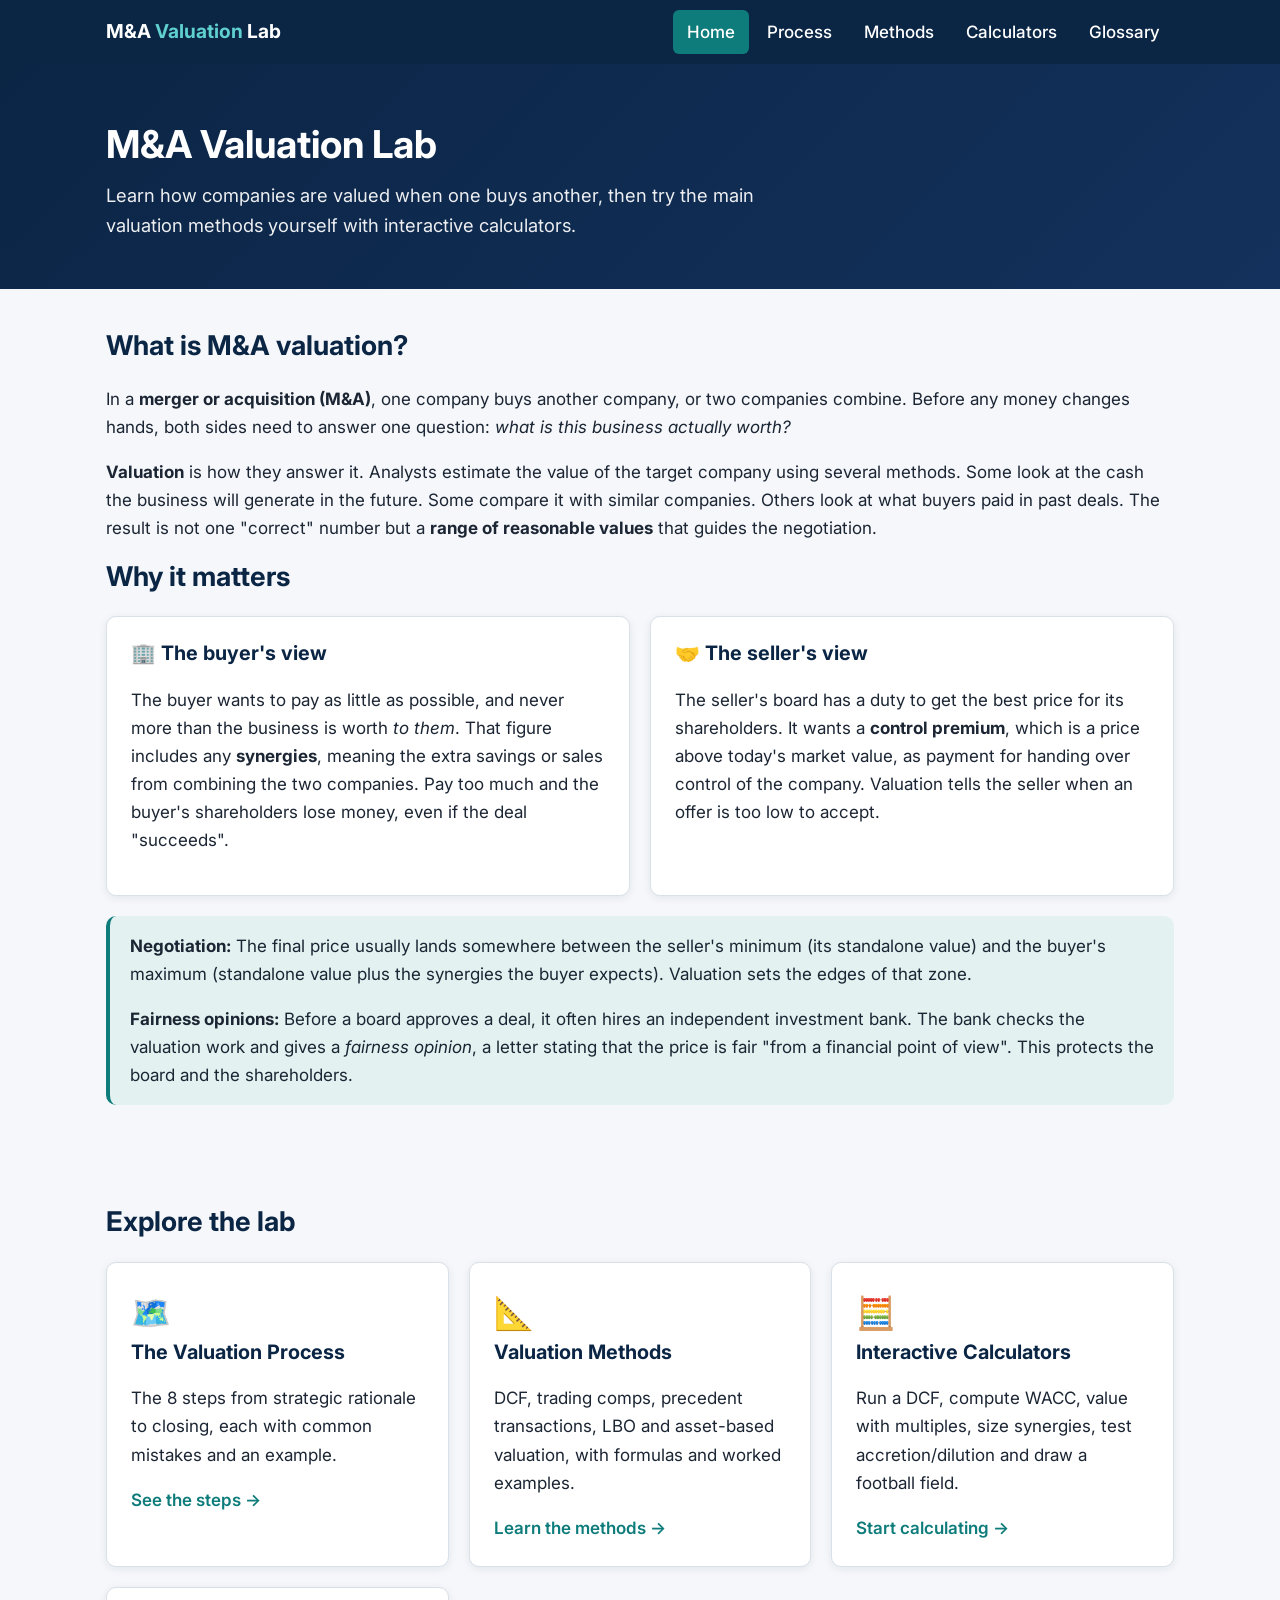
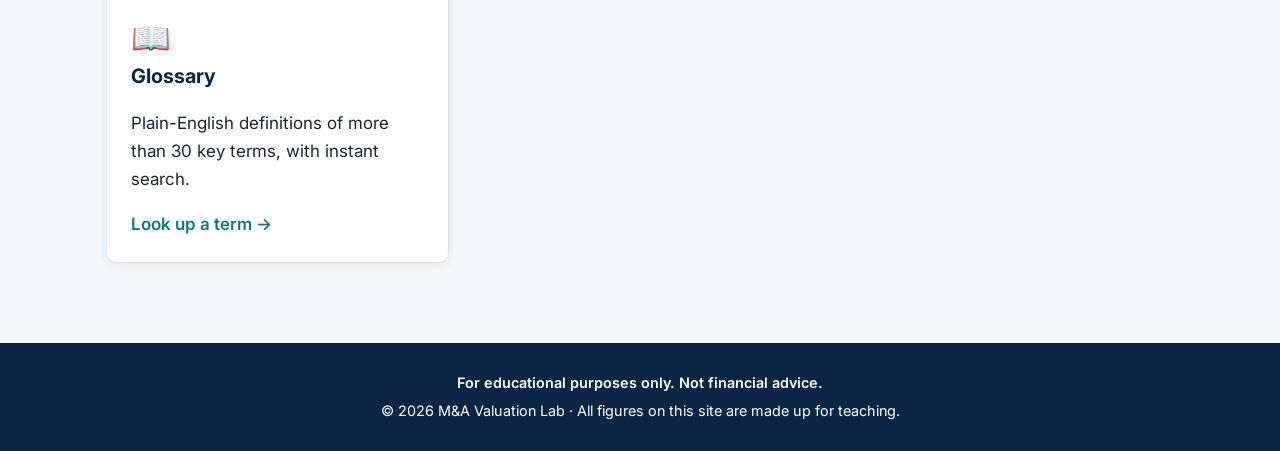
<file: index.html>
<!DOCTYPE html>
<html lang="en">
<head>
  <!-- ==============================================================
       HEAD: information for the browser (not shown on the page)
       - charset: lets the page show symbols like € and →
       - viewport: makes the page scale properly on phones
       - Google Fonts: loads the "Inter" font
       - style.css: our single stylesheet
       ============================================================== -->
  <meta charset="UTF-8">
  <meta name="viewport" content="width=device-width, initial-scale=1.0">
  <meta name="description" content="Learn how companies are valued in mergers and acquisitions, and try the main valuation methods with interactive calculators.">
  <title>M&amp;A Valuation Lab</title>
  <link rel="preconnect" href="https://fonts.googleapis.com">
  <link rel="preconnect" href="https://fonts.gstatic.com" crossorigin>
  <link href="https://fonts.googleapis.com/css2?family=Inter:wght@400;500;600;700&display=swap" rel="stylesheet">
  <link rel="stylesheet" href="css/style.css">
  <!-- "defer" means: download now, but run after the HTML is ready -->
  <script src="js/main.js" defer></script>
</head>
<body>

  <!-- ==============================================================
       HEADER + NAVIGATION (identical on every page)
       aria-current="page" marks the page we are on so it is highlighted.
       ============================================================== -->
  <header class="site-header">
    <nav class="container nav-bar" aria-label="Main navigation">
      <a href="index.html" class="logo">M&amp;A <span class="logo-accent">Valuation</span> Lab</a>
      <button class="menu-toggle" aria-expanded="false" aria-controls="nav-links" aria-label="Toggle menu">☰</button>
      <ul class="nav-links" id="nav-links">
        <li><a href="index.html" aria-current="page">Home</a></li>
        <li><a href="process.html">Process</a></li>
        <li><a href="methods.html">Methods</a></li>
        <li><a href="calculators.html">Calculators</a></li>
        <li><a href="glossary.html">Glossary</a></li>
      </ul>
    </nav>
  </header>

  <main>
    <!-- ============================================================
         HERO: big welcome banner
         ============================================================ -->
    <section class="hero">
      <div class="container">
        <h1>M&amp;A Valuation Lab</h1>
        <p>Learn how companies are valued when one buys another, then try the main valuation methods yourself with interactive calculators.</p>
      </div>
    </section>

    <!-- ============================================================
         INTRO: what M&A valuation is and why it matters
         ============================================================ -->
    <section class="section">
      <div class="container">
        <h2>What is M&amp;A valuation?</h2>
        <p>In a <strong>merger or acquisition (M&amp;A)</strong>, one company buys another company, or two companies combine. Before any money changes hands, both sides need to answer one question: <em>what is this business actually worth?</em></p>
        <p><strong>Valuation</strong> is how they answer it. Analysts estimate the value of the target company using several methods. Some look at the cash the business will generate in the future. Some compare it with similar companies. Others look at what buyers paid in past deals. The result is not one "correct" number but a <strong>range of reasonable values</strong> that guides the negotiation.</p>

        <h2>Why it matters</h2>
        <div class="two-columns">
          <!-- Buyer perspective card -->
          <div class="card">
            <h3>🏢 The buyer's view</h3>
            <p>The buyer wants to pay as little as possible, and never more than the business is worth <em>to them</em>. That figure includes any <strong>synergies</strong>, meaning the extra savings or sales from combining the two companies. Pay too much and the buyer's shareholders lose money, even if the deal "succeeds".</p>
          </div>
          <!-- Seller perspective card -->
          <div class="card">
            <h3>🤝 The seller's view</h3>
            <p>The seller's board has a duty to get the best price for its shareholders. It wants a <strong>control premium</strong>, which is a price above today's market value, as payment for handing over control of the company. Valuation tells the seller when an offer is too low to accept.</p>
          </div>
        </div>

        <div class="callout">
          <p><strong>Negotiation:</strong> The final price usually lands somewhere between the seller's minimum (its standalone value) and the buyer's maximum (standalone value plus the synergies the buyer expects). Valuation sets the edges of that zone.</p>
          <p><strong>Fairness opinions:</strong> Before a board approves a deal, it often hires an independent investment bank. The bank checks the valuation work and gives a <em>fairness opinion</em>, a letter stating that the price is fair "from a financial point of view". This protects the board and the shareholders.</p>
        </div>
      </div>
    </section>

    <!-- ============================================================
         SECTION CARDS: one clickable card per part of the site
         ============================================================ -->
    <section class="section">
      <div class="container">
        <h2>Explore the lab</h2>
        <div class="card-grid">
          <a href="process.html" class="card card-link">
            <div class="card-icon">🗺️</div>
            <h3>The Valuation Process</h3>
            <p>The 8 steps from strategic rationale to closing, each with common mistakes and an example.</p>
            <span class="card-cta">See the steps →</span>
          </a>
          <a href="methods.html" class="card card-link">
            <div class="card-icon">📐</div>
            <h3>Valuation Methods</h3>
            <p>DCF, trading comps, precedent transactions, LBO and asset-based valuation, with formulas and worked examples.</p>
            <span class="card-cta">Learn the methods →</span>
          </a>
          <a href="calculators.html" class="card card-link">
            <div class="card-icon">🧮</div>
            <h3>Interactive Calculators</h3>
            <p>Run a DCF, compute WACC, value with multiples, size synergies, test accretion/dilution and draw a football field.</p>
            <span class="card-cta">Start calculating →</span>
          </a>
          <a href="glossary.html" class="card card-link">
            <div class="card-icon">📖</div>
            <h3>Glossary</h3>
            <p>Plain-English definitions of more than 30 key terms, with instant search.</p>
            <span class="card-cta">Look up a term →</span>
          </a>
        </div>
      </div>
    </section>
  </main>

  <!-- ==============================================================
       FOOTER (identical on every page)
       ============================================================== -->
  <footer class="site-footer">
    <div class="container">
      <p class="disclaimer">For educational purposes only. Not financial advice.</p>
      <p>© <span id="current-year">2026</span> M&amp;A Valuation Lab · All figures on this site are made up for teaching.</p>
    </div>
  </footer>

</body>
</html>
</file>
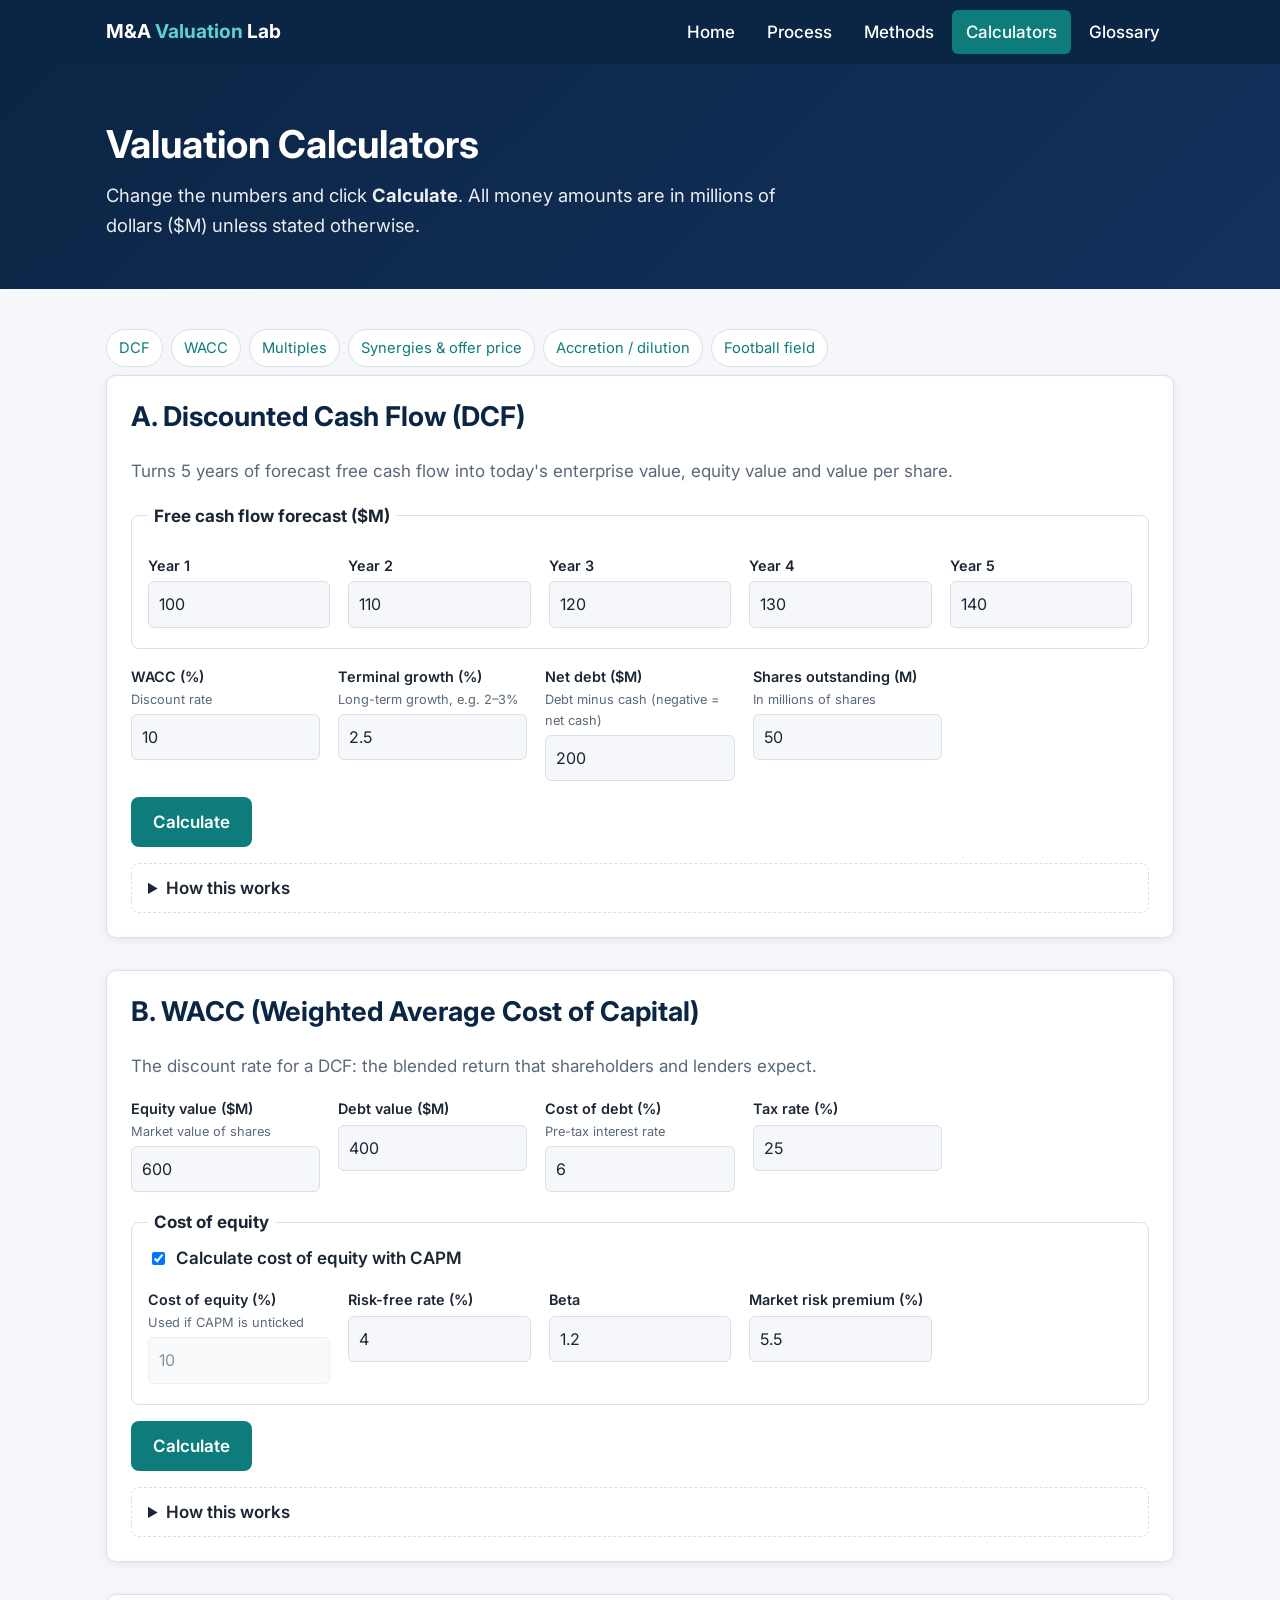
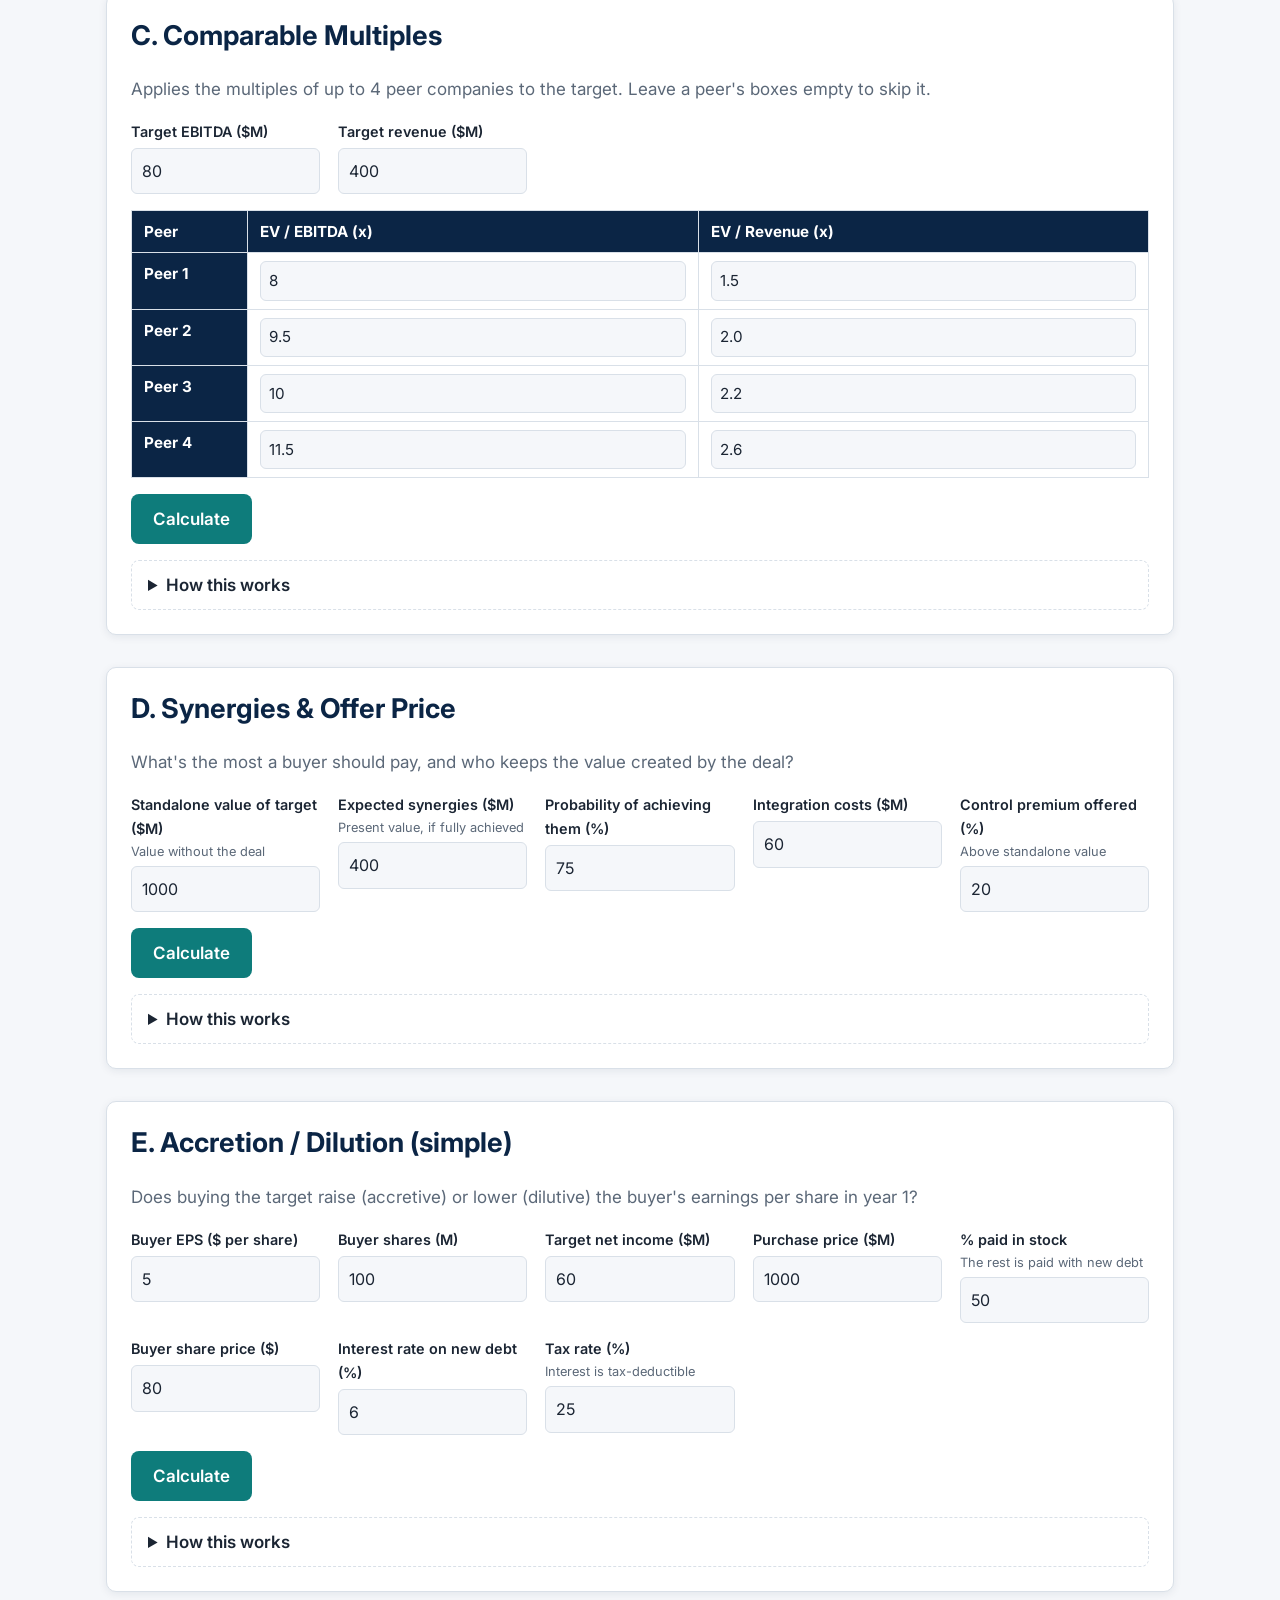
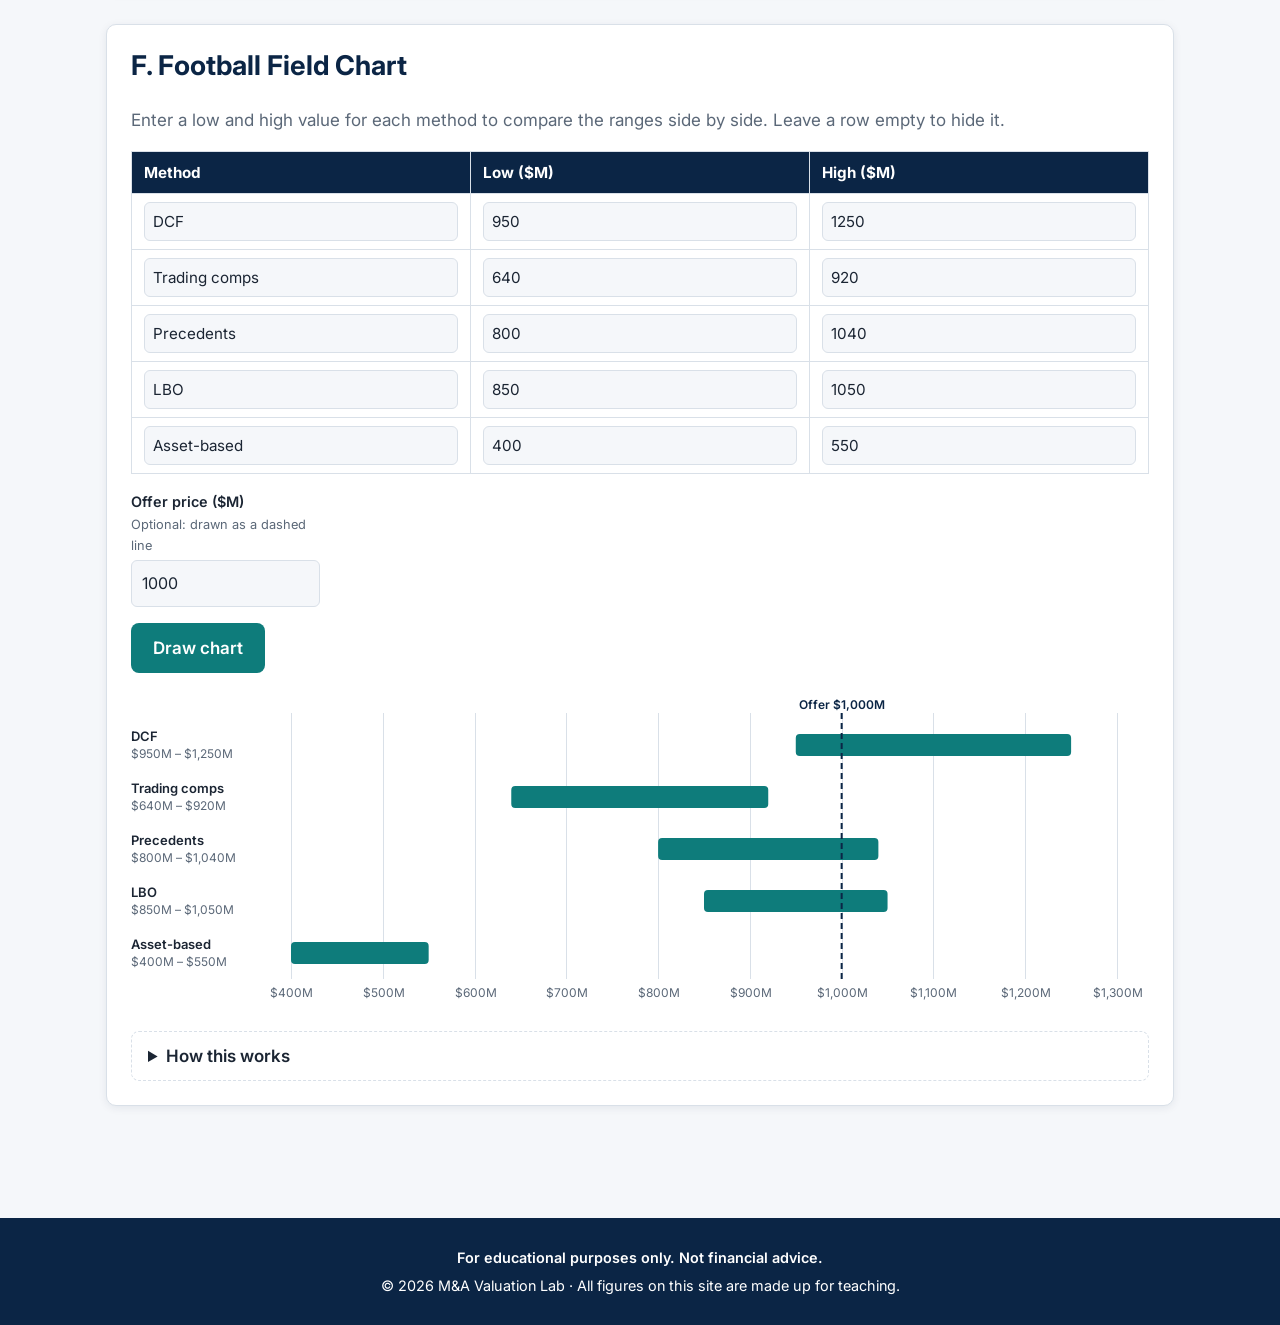
<file: calculators.html>
<!DOCTYPE html>
<html lang="en">
<head>
  <!-- HEAD: same set-up as every page (see index.html for details),
       plus calculators.js, which only this page needs. -->
  <meta charset="UTF-8">
  <meta name="viewport" content="width=device-width, initial-scale=1.0">
  <meta name="description" content="Interactive M&A valuation calculators: DCF, WACC, comparable multiples, synergies, accretion/dilution and a football field chart.">
  <title>Calculators · M&amp;A Valuation Lab</title>
  <link rel="preconnect" href="https://fonts.googleapis.com">
  <link rel="preconnect" href="https://fonts.gstatic.com" crossorigin>
  <link href="https://fonts.googleapis.com/css2?family=Inter:wght@400;500;600;700&display=swap" rel="stylesheet">
  <link rel="stylesheet" href="css/style.css">
  <script src="js/main.js" defer></script>
  <script src="js/calculators.js" defer></script>
</head>
<body>

  <!-- HEADER + NAVIGATION (identical on every page; "Calculators" is highlighted) -->
  <header class="site-header">
    <nav class="container nav-bar" aria-label="Main navigation">
      <a href="index.html" class="logo">M&amp;A <span class="logo-accent">Valuation</span> Lab</a>
      <button class="menu-toggle" aria-expanded="false" aria-controls="nav-links" aria-label="Toggle menu">☰</button>
      <ul class="nav-links" id="nav-links">
        <li><a href="index.html">Home</a></li>
        <li><a href="process.html">Process</a></li>
        <li><a href="methods.html">Methods</a></li>
        <li><a href="calculators.html" aria-current="page">Calculators</a></li>
        <li><a href="glossary.html">Glossary</a></li>
      </ul>
    </nav>
  </header>

  <main>
    <!-- HERO: page title -->
    <section class="hero">
      <div class="container">
        <h1>Valuation Calculators</h1>
        <p>Change the numbers and click <strong>Calculate</strong>. All money amounts are in millions of dollars ($M) unless stated otherwise.</p>
      </div>
    </section>

    <section class="section">
      <div class="container">
        <!-- In-page menu linking to each calculator below -->
        <ul class="page-nav">
          <li><a href="#dcf">DCF</a></li>
          <li><a href="#wacc">WACC</a></li>
          <li><a href="#comps">Multiples</a></li>
          <li><a href="#synergy">Synergies &amp; offer price</a></li>
          <li><a href="#accretion">Accretion / dilution</a></li>
          <li><a href="#football-field">Football field</a></li>
        </ul>

        <!-- ========================================================
             HOW THE CALCULATORS WORK (for you, the code reader)
             Each calculator is a <form>. When you click its
             "Calculate" button (or press Enter), calculators.js:
               1. reads the inputs using their id="..." names,
               2. checks them and shows an error if something is wrong,
               3. does the maths,
               4. writes the results into the empty <div class="results">.
             The value="..." on each input is its DEFAULT value.
             ======================================================== -->

        <!-- ========================================================
             CALCULATOR A: DCF
             ======================================================== -->
        <article class="calculator card" id="dcf">
          <h2>A. Discounted Cash Flow (DCF)</h2>
          <p class="muted">Turns 5 years of forecast free cash flow into today's enterprise value, equity value and value per share.</p>

          <form id="dcf-form" novalidate>
            <fieldset>
              <legend>Free cash flow forecast ($M)</legend>
              <div class="input-grid">
                <div class="input-group"><label for="dcf-fcf-1">Year 1</label><input type="number" id="dcf-fcf-1" value="100" step="any"></div>
                <div class="input-group"><label for="dcf-fcf-2">Year 2</label><input type="number" id="dcf-fcf-2" value="110" step="any"></div>
                <div class="input-group"><label for="dcf-fcf-3">Year 3</label><input type="number" id="dcf-fcf-3" value="120" step="any"></div>
                <div class="input-group"><label for="dcf-fcf-4">Year 4</label><input type="number" id="dcf-fcf-4" value="130" step="any"></div>
                <div class="input-group"><label for="dcf-fcf-5">Year 5</label><input type="number" id="dcf-fcf-5" value="140" step="any"></div>
              </div>
            </fieldset>

            <div class="input-grid">
              <div class="input-group">
                <label for="dcf-wacc">WACC (%) <span class="hint">Discount rate</span></label>
                <input type="number" id="dcf-wacc" value="10" step="any">
              </div>
              <div class="input-group">
                <label for="dcf-growth">Terminal growth (%) <span class="hint">Long-term growth, e.g. 2–3%</span></label>
                <input type="number" id="dcf-growth" value="2.5" step="any">
              </div>
              <div class="input-group">
                <label for="dcf-net-debt">Net debt ($M) <span class="hint">Debt minus cash (negative = net cash)</span></label>
                <input type="number" id="dcf-net-debt" value="200" step="any">
              </div>
              <div class="input-group">
                <label for="dcf-shares">Shares outstanding (M) <span class="hint">In millions of shares</span></label>
                <input type="number" id="dcf-shares" value="50" step="any">
              </div>
            </div>

            <button type="submit" class="button">Calculate</button>
          </form>

          <!-- Results are written here by calculators.js -->
          <div class="results" id="dcf-results" aria-live="polite"></div>

          <details class="how-it-works">
            <summary>How this works</summary>
            <p>1. Each year's cash flow is divided by <code>(1 + WACC)^year</code> to get its <em>present value</em> (its value in today's money).</p>
            <p>2. Terminal value (Gordon growth) = <code>Year-5 FCF × (1 + g) / (WACC − g)</code>. This is also discounted back 5 years.</p>
            <p>3. Enterprise value = sum of discounted cash flows + discounted terminal value.</p>
            <p>4. Equity value = enterprise value − net debt. Value per share = equity value ÷ shares.</p>
            <p>Cash flows are assumed to arrive at the end of each year.</p>
          </details>
        </article>

        <!-- ========================================================
             CALCULATOR B: WACC
             ======================================================== -->
        <article class="calculator card" id="wacc">
          <h2>B. WACC (Weighted Average Cost of Capital)</h2>
          <p class="muted">The discount rate for a DCF: the blended return that shareholders and lenders expect.</p>

          <form id="wacc-form" novalidate>
            <div class="input-grid">
              <div class="input-group">
                <label for="wacc-equity">Equity value ($M) <span class="hint">Market value of shares</span></label>
                <input type="number" id="wacc-equity" value="600" step="any">
              </div>
              <div class="input-group">
                <label for="wacc-debt">Debt value ($M)</label>
                <input type="number" id="wacc-debt" value="400" step="any">
              </div>
              <div class="input-group">
                <label for="wacc-cost-of-debt">Cost of debt (%) <span class="hint">Pre-tax interest rate</span></label>
                <input type="number" id="wacc-cost-of-debt" value="6" step="any">
              </div>
              <div class="input-group">
                <label for="wacc-tax">Tax rate (%)</label>
                <input type="number" id="wacc-tax" value="25" step="any">
              </div>
            </div>

            <fieldset>
              <legend>Cost of equity</legend>
              <!-- When ticked, the CAPM inputs are used; when not, the direct input is used -->
              <label class="checkbox-label"><input type="checkbox" id="wacc-use-capm" checked> Calculate cost of equity with CAPM</label>
              <div class="input-grid">
                <div class="input-group">
                  <label for="wacc-cost-of-equity">Cost of equity (%) <span class="hint">Used if CAPM is unticked</span></label>
                  <input type="number" id="wacc-cost-of-equity" value="10" step="any">
                </div>
                <div class="input-group">
                  <label for="wacc-risk-free">Risk-free rate (%)</label>
                  <input type="number" id="wacc-risk-free" value="4" step="any">
                </div>
                <div class="input-group">
                  <label for="wacc-beta">Beta</label>
                  <input type="number" id="wacc-beta" value="1.2" step="any">
                </div>
                <div class="input-group">
                  <label for="wacc-market-premium">Market risk premium (%)</label>
                  <input type="number" id="wacc-market-premium" value="5.5" step="any">
                </div>
              </div>
            </fieldset>

            <button type="submit" class="button">Calculate</button>
          </form>

          <div class="results" id="wacc-results" aria-live="polite"></div>

          <details class="how-it-works">
            <summary>How this works</summary>
            <p>Cost of equity (CAPM) = <code>Risk-free rate + Beta × Market risk premium</code>.</p>
            <p>Weights: equity weight = <code>E / (E + D)</code>, debt weight = <code>D / (E + D)</code>.</p>
            <p>After-tax cost of debt = <code>Cost of debt × (1 − Tax rate)</code>, because interest reduces taxes.</p>
            <p>WACC = <code>Equity weight × Cost of equity + Debt weight × After-tax cost of debt</code>.</p>
          </details>
        </article>

        <!-- ========================================================
             CALCULATOR C: COMPARABLE MULTIPLES
             ======================================================== -->
        <article class="calculator card" id="comps">
          <h2>C. Comparable Multiples</h2>
          <p class="muted">Applies the multiples of up to 4 peer companies to the target. Leave a peer's boxes empty to skip it.</p>

          <form id="comps-form" novalidate>
            <div class="input-grid">
              <div class="input-group">
                <label for="comps-ebitda">Target EBITDA ($M)</label>
                <input type="number" id="comps-ebitda" value="80" step="any">
              </div>
              <div class="input-group">
                <label for="comps-revenue">Target revenue ($M)</label>
                <input type="number" id="comps-revenue" value="400" step="any">
              </div>
            </div>

            <!-- Table of peer multiples: one row per peer -->
            <div class="table-wrapper">
              <table class="data-table range-table">
                <thead>
                  <tr><th scope="col">Peer</th><th scope="col">EV / EBITDA (x)</th><th scope="col">EV / Revenue (x)</th></tr>
                </thead>
                <tbody>
                  <tr>
                    <th scope="row">Peer 1</th>
                    <td><input type="number" id="peer-ebitda-1" value="8" step="any" aria-label="Peer 1 EV/EBITDA"></td>
                    <td><input type="number" id="peer-revenue-1" value="1.5" step="any" aria-label="Peer 1 EV/Revenue"></td>
                  </tr>
                  <tr>
                    <th scope="row">Peer 2</th>
                    <td><input type="number" id="peer-ebitda-2" value="9.5" step="any" aria-label="Peer 2 EV/EBITDA"></td>
                    <td><input type="number" id="peer-revenue-2" value="2.0" step="any" aria-label="Peer 2 EV/Revenue"></td>
                  </tr>
                  <tr>
                    <th scope="row">Peer 3</th>
                    <td><input type="number" id="peer-ebitda-3" value="10" step="any" aria-label="Peer 3 EV/EBITDA"></td>
                    <td><input type="number" id="peer-revenue-3" value="2.2" step="any" aria-label="Peer 3 EV/Revenue"></td>
                  </tr>
                  <tr>
                    <th scope="row">Peer 4</th>
                    <td><input type="number" id="peer-ebitda-4" value="11.5" step="any" aria-label="Peer 4 EV/EBITDA"></td>
                    <td><input type="number" id="peer-revenue-4" value="2.6" step="any" aria-label="Peer 4 EV/Revenue"></td>
                  </tr>
                </tbody>
              </table>
            </div>

            <button type="submit" class="button">Calculate</button>
          </form>

          <div class="results" id="comps-results" aria-live="polite"></div>

          <details class="how-it-works">
            <summary>How this works</summary>
            <p>For each type of multiple, the calculator finds the <strong>lowest</strong>, <strong>median</strong> (middle value) and <strong>highest</strong> peer multiple.</p>
            <p>Implied enterprise value = <code>Target metric × Multiple</code>, for example <code>$80M EBITDA × 9.75x = $780M</code>.</p>
            <p>With an even number of peers, the median is the average of the two middle values. The median is used because a single unusual peer affects it less than it affects the average.</p>
          </details>
        </article>

        <!-- ========================================================
             CALCULATOR D: SYNERGIES & OFFER PRICE
             ======================================================== -->
        <article class="calculator card" id="synergy">
          <h2>D. Synergies &amp; Offer Price</h2>
          <p class="muted">What's the most a buyer should pay, and who keeps the value created by the deal?</p>

          <form id="synergy-form" novalidate>
            <div class="input-grid">
              <div class="input-group">
                <label for="synergy-standalone">Standalone value of target ($M) <span class="hint">Value without the deal</span></label>
                <input type="number" id="synergy-standalone" value="1000" step="any">
              </div>
              <div class="input-group">
                <label for="synergy-amount">Expected synergies ($M) <span class="hint">Present value, if fully achieved</span></label>
                <input type="number" id="synergy-amount" value="400" step="any">
              </div>
              <div class="input-group">
                <label for="synergy-probability">Probability of achieving them (%)</label>
                <input type="number" id="synergy-probability" value="75" step="any">
              </div>
              <div class="input-group">
                <label for="synergy-integration">Integration costs ($M)</label>
                <input type="number" id="synergy-integration" value="60" step="any">
              </div>
              <div class="input-group">
                <label for="synergy-premium">Control premium offered (%) <span class="hint">Above standalone value</span></label>
                <input type="number" id="synergy-premium" value="20" step="any">
              </div>
            </div>

            <button type="submit" class="button">Calculate</button>
          </form>

          <div class="results" id="synergy-results" aria-live="polite"></div>

          <details class="how-it-works">
            <summary>How this works</summary>
            <p>Risk-adjusted synergies = <code>Synergies × Probability</code>.</p>
            <p>Net synergies = <code>Risk-adjusted synergies − Integration costs</code>. This is the value the deal creates.</p>
            <p>Maximum sensible price = <code>Standalone value + Net synergies</code>. Paying more than this destroys value for the buyer.</p>
            <p>Offer price = <code>Standalone value × (1 + Premium)</code>. The premium goes to the <strong>seller</strong>. Whatever is left of the net synergies stays with the <strong>buyer</strong>.</p>
          </details>
        </article>

        <!-- ========================================================
             CALCULATOR E: ACCRETION / DILUTION
             ======================================================== -->
        <article class="calculator card" id="accretion">
          <h2>E. Accretion / Dilution (simple)</h2>
          <p class="muted">Does buying the target raise (accretive) or lower (dilutive) the buyer's earnings per share in year 1?</p>

          <form id="accretion-form" novalidate>
            <div class="input-grid">
              <div class="input-group">
                <label for="acc-buyer-eps">Buyer EPS ($ per share)</label>
                <input type="number" id="acc-buyer-eps" value="5" step="any">
              </div>
              <div class="input-group">
                <label for="acc-buyer-shares">Buyer shares (M)</label>
                <input type="number" id="acc-buyer-shares" value="100" step="any">
              </div>
              <div class="input-group">
                <label for="acc-target-income">Target net income ($M)</label>
                <input type="number" id="acc-target-income" value="60" step="any">
              </div>
              <div class="input-group">
                <label for="acc-price">Purchase price ($M)</label>
                <input type="number" id="acc-price" value="1000" step="any">
              </div>
              <div class="input-group">
                <label for="acc-stock-percent">% paid in stock <span class="hint">The rest is paid with new debt</span></label>
                <input type="number" id="acc-stock-percent" value="50" step="any">
              </div>
              <div class="input-group">
                <label for="acc-share-price">Buyer share price ($)</label>
                <input type="number" id="acc-share-price" value="80" step="any">
              </div>
              <div class="input-group">
                <label for="acc-interest">Interest rate on new debt (%)</label>
                <input type="number" id="acc-interest" value="6" step="any">
              </div>
              <div class="input-group">
                <label for="acc-tax">Tax rate (%) <span class="hint">Interest is tax-deductible</span></label>
                <input type="number" id="acc-tax" value="25" step="any">
              </div>
            </div>

            <button type="submit" class="button">Calculate</button>
          </form>

          <div class="results" id="accretion-results" aria-live="polite"></div>

          <details class="how-it-works">
            <summary>How this works</summary>
            <p>Buyer net income = <code>Buyer EPS × Buyer shares</code>.</p>
            <p>Stock part: new shares issued = <code>Price × % stock ÷ Buyer share price</code>.</p>
            <p>Cash part is borrowed: after-tax interest = <code>Price × % cash × Interest rate × (1 − Tax rate)</code>.</p>
            <p>Pro forma EPS = <code>(Buyer net income + Target net income − After-tax interest) ÷ (Buyer shares + New shares)</code>.</p>
            <p>If pro forma EPS is above the buyer's current EPS, the deal is <em>accretive</em>. Remember: accretive does <strong>not</strong> automatically mean the deal creates value. This simple version also ignores fees, synergies and lost interest on cash.</p>
          </details>
        </article>

        <!-- ========================================================
             CALCULATOR F: FOOTBALL FIELD CHART
             The chart is drawn by JavaScript on the <canvas> element.
             ======================================================== -->
        <article class="calculator card" id="football-field">
          <h2>F. Football Field Chart</h2>
          <p class="muted">Enter a low and high value for each method to compare the ranges side by side. Leave a row empty to hide it.</p>

          <form id="football-form" novalidate>
            <div class="table-wrapper">
              <table class="data-table range-table">
                <thead>
                  <tr><th scope="col">Method</th><th scope="col">Low ($M)</th><th scope="col">High ($M)</th></tr>
                </thead>
                <tbody>
                  <!-- Each row: method name, low value, high value. Ids end in the row number 1–5. -->
                  <tr>
                    <td><input type="text" id="ff-name-1" value="DCF" aria-label="Method 1 name"></td>
                    <td><input type="number" id="ff-low-1" value="950" step="any" aria-label="Method 1 low"></td>
                    <td><input type="number" id="ff-high-1" value="1250" step="any" aria-label="Method 1 high"></td>
                  </tr>
                  <tr>
                    <td><input type="text" id="ff-name-2" value="Trading comps" aria-label="Method 2 name"></td>
                    <td><input type="number" id="ff-low-2" value="640" step="any" aria-label="Method 2 low"></td>
                    <td><input type="number" id="ff-high-2" value="920" step="any" aria-label="Method 2 high"></td>
                  </tr>
                  <tr>
                    <td><input type="text" id="ff-name-3" value="Precedents" aria-label="Method 3 name"></td>
                    <td><input type="number" id="ff-low-3" value="800" step="any" aria-label="Method 3 low"></td>
                    <td><input type="number" id="ff-high-3" value="1040" step="any" aria-label="Method 3 high"></td>
                  </tr>
                  <tr>
                    <td><input type="text" id="ff-name-4" value="LBO" aria-label="Method 4 name"></td>
                    <td><input type="number" id="ff-low-4" value="850" step="any" aria-label="Method 4 low"></td>
                    <td><input type="number" id="ff-high-4" value="1050" step="any" aria-label="Method 4 high"></td>
                  </tr>
                  <tr>
                    <td><input type="text" id="ff-name-5" value="Asset-based" aria-label="Method 5 name"></td>
                    <td><input type="number" id="ff-low-5" value="400" step="any" aria-label="Method 5 low"></td>
                    <td><input type="number" id="ff-high-5" value="550" step="any" aria-label="Method 5 high"></td>
                  </tr>
                </tbody>
              </table>
            </div>

            <div class="input-grid">
              <div class="input-group">
                <label for="ff-offer">Offer price ($M) <span class="hint">Optional: drawn as a dashed line</span></label>
                <input type="number" id="ff-offer" value="1000" step="any">
              </div>
            </div>

            <button type="submit" class="button">Draw chart</button>
          </form>

          <div class="results" id="football-results" aria-live="polite"></div>

          <!-- The drawing surface. role="img" + aria-label describe the chart
               to screen-reader users; JavaScript updates the label. -->
          <div class="chart-wrapper">
            <canvas id="football-field-canvas" role="img" aria-label="Football field chart of valuation ranges"></canvas>
          </div>

          <details class="how-it-works">
            <summary>How this works</summary>
            <p>Each bar starts at a method's low value and ends at its high value, on a shared dollar scale. Where several bars overlap is the most defensible value range. The dashed line shows the offer price, so you can see whether it sits inside, above or below each method's range.</p>
            <p>The chart is drawn with the HTML <code>&lt;canvas&gt;</code> element and plain JavaScript. Read <code>drawFootballField()</code> in <code>js/calculators.js</code> to see how.</p>
          </details>
        </article>
      </div>
    </section>
  </main>

  <!-- FOOTER (identical on every page) -->
  <footer class="site-footer">
    <div class="container">
      <p class="disclaimer">For educational purposes only. Not financial advice.</p>
      <p>© <span id="current-year">2026</span> M&amp;A Valuation Lab · All figures on this site are made up for teaching.</p>
    </div>
  </footer>

</body>
</html>
</file>
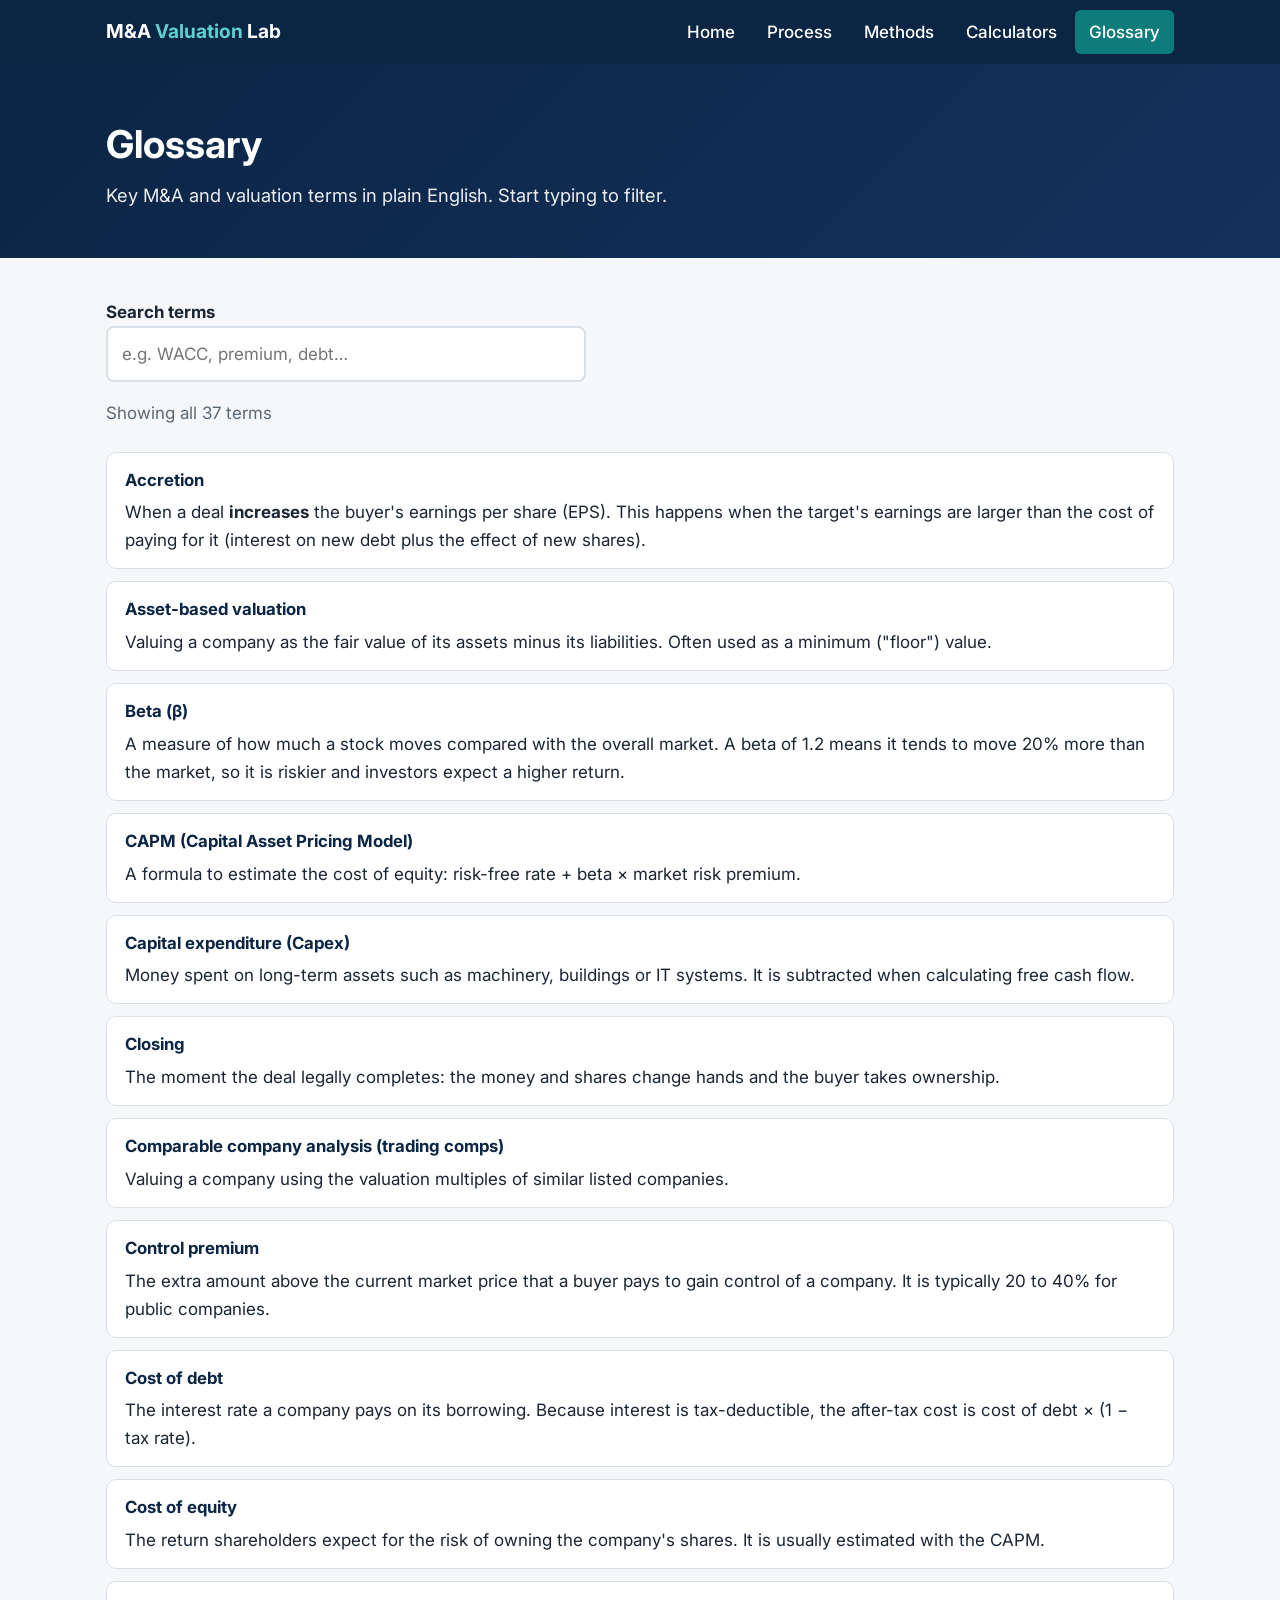
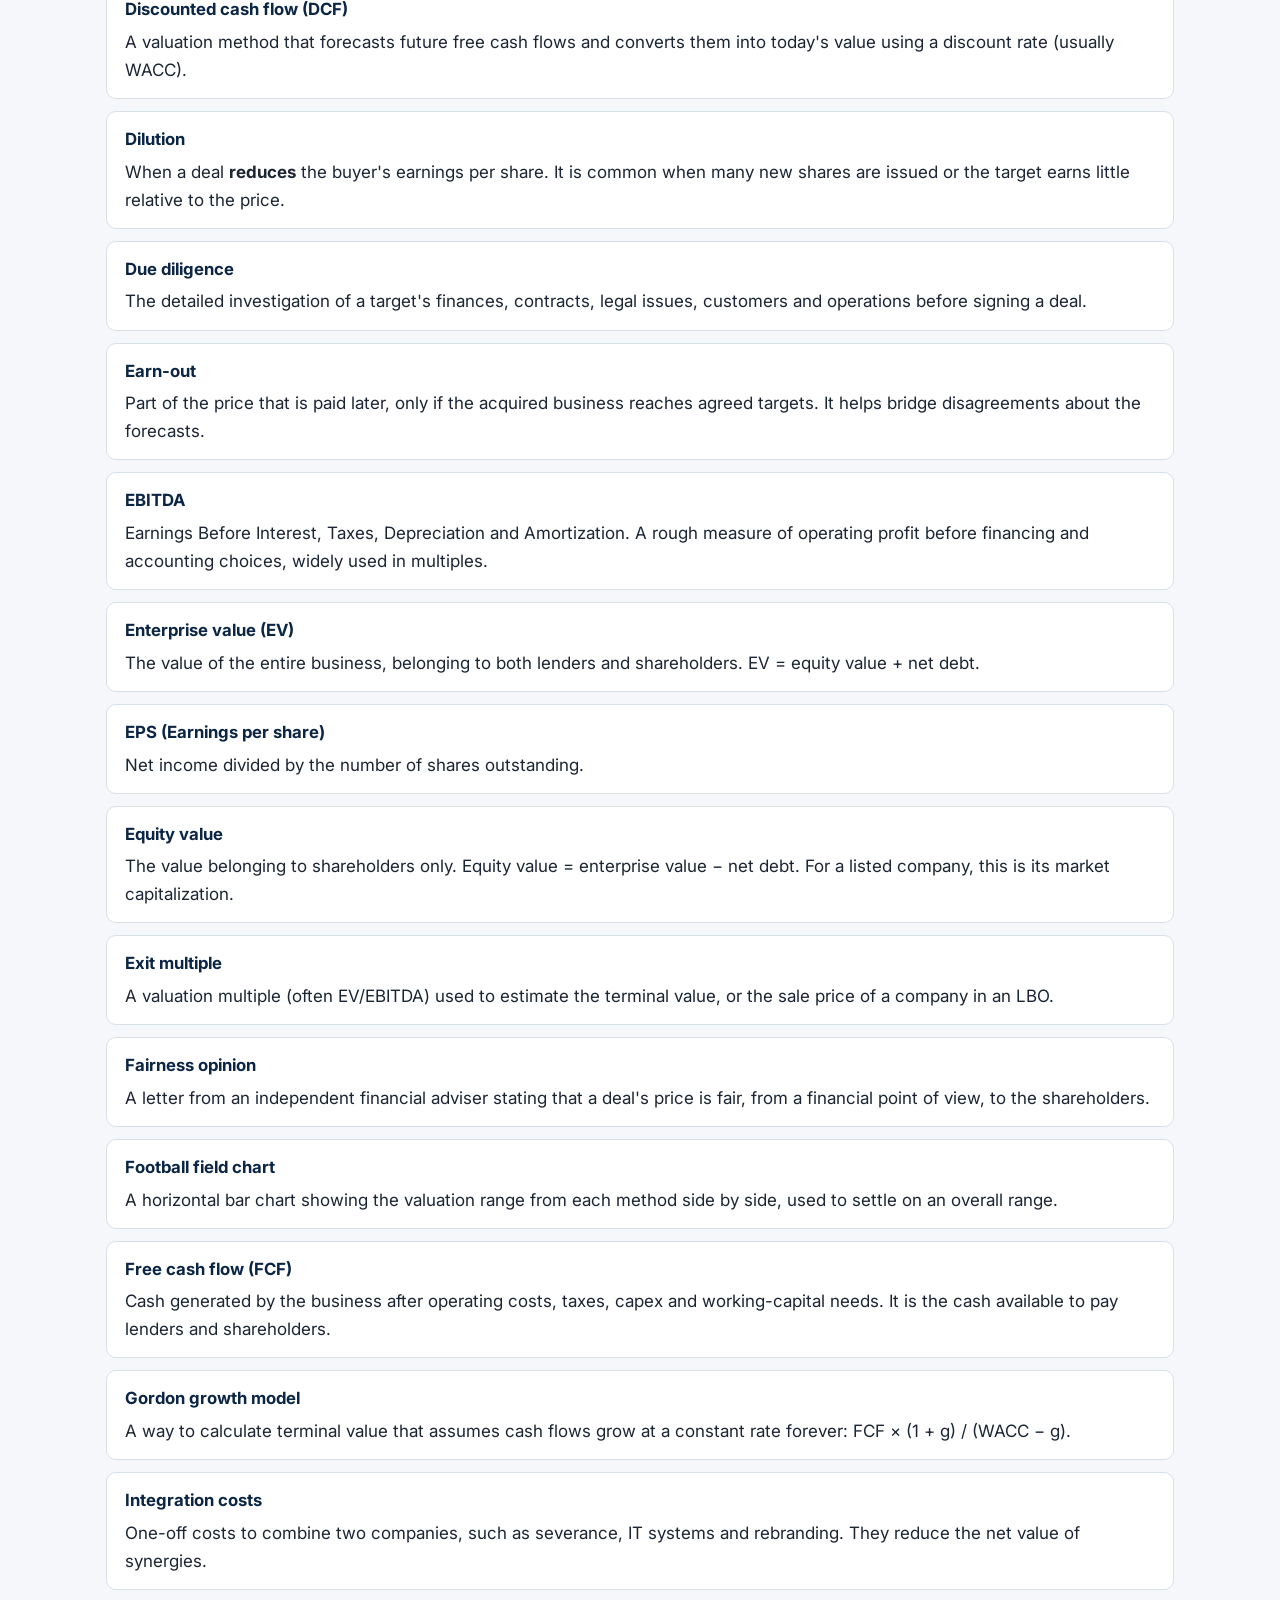
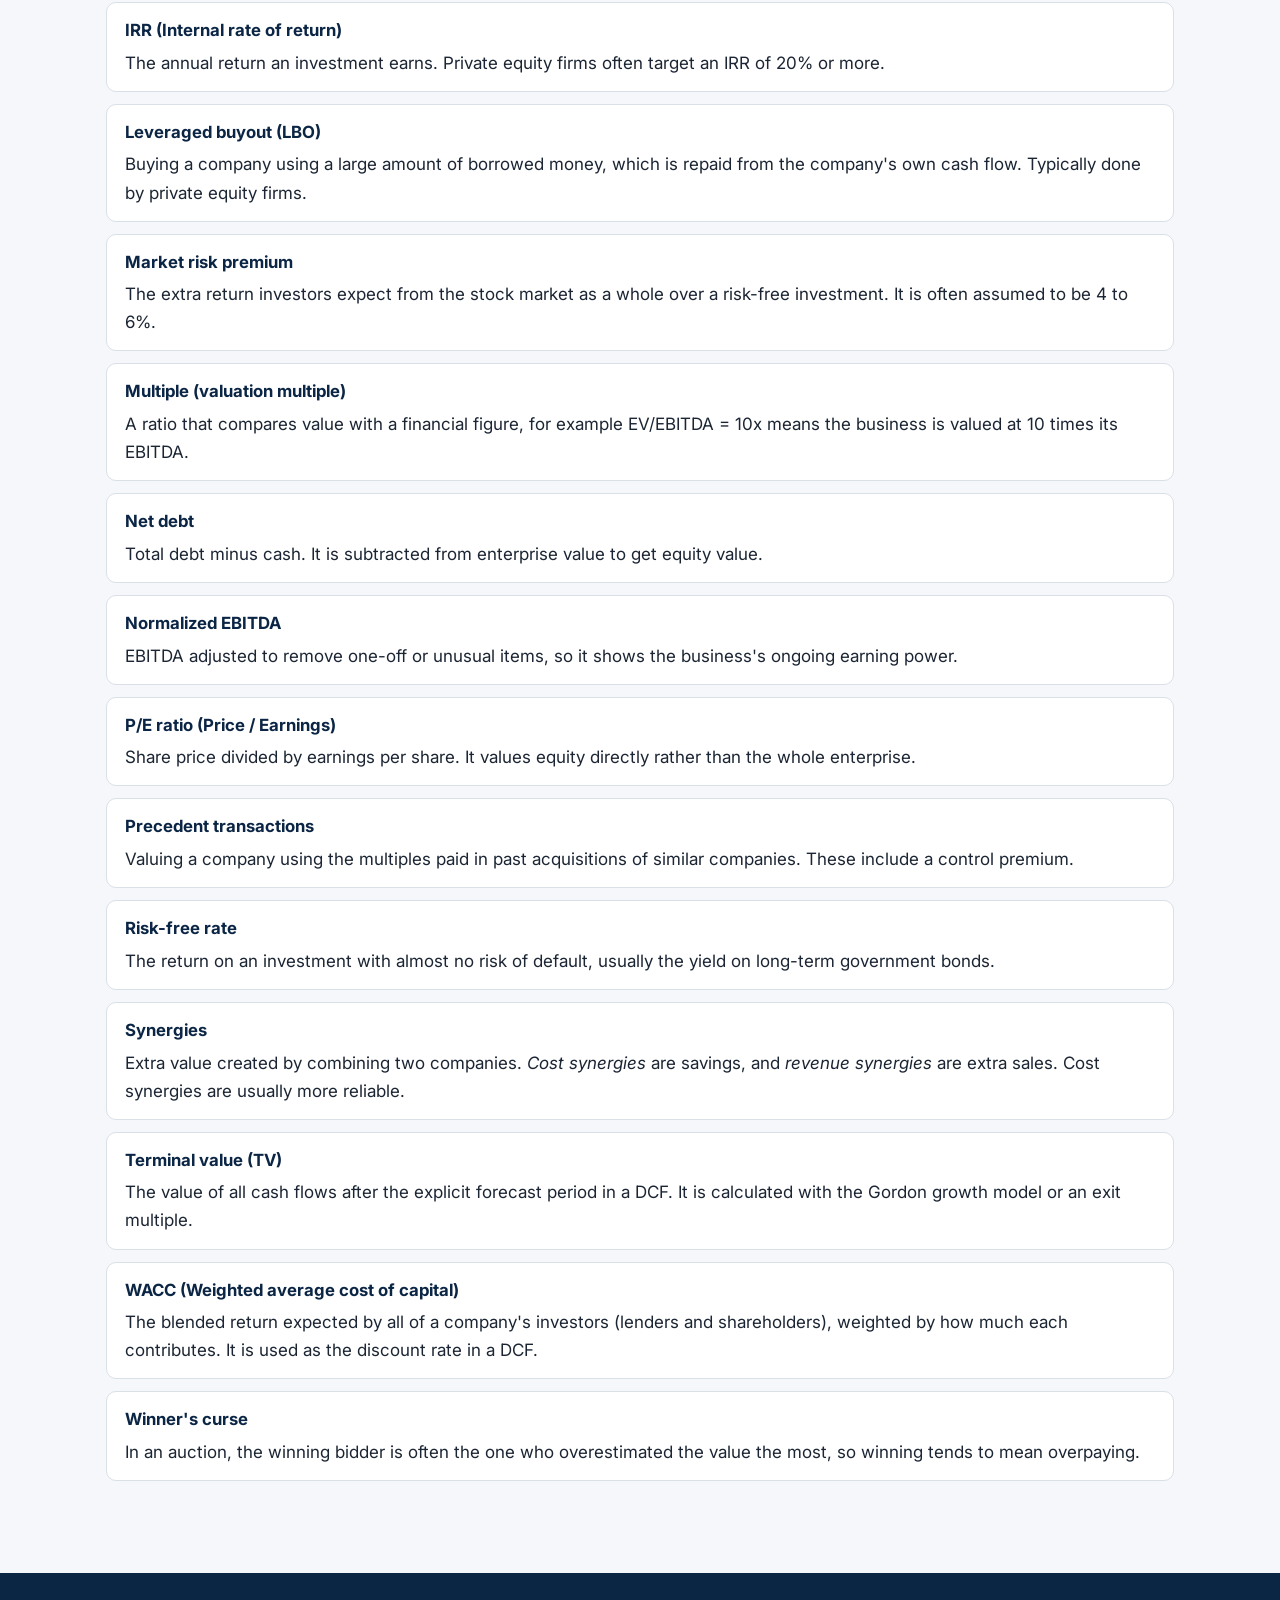
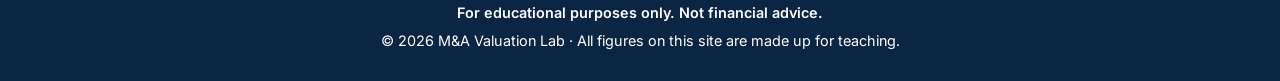
<file: glossary.html>
<!DOCTYPE html>
<html lang="en">
<head>
  <!-- HEAD: same set-up as every page (see index.html for details) -->
  <meta charset="UTF-8">
  <meta name="viewport" content="width=device-width, initial-scale=1.0">
  <meta name="description" content="Plain-English glossary of M&A valuation terms with instant search.">
  <title>Glossary · M&amp;A Valuation Lab</title>
  <link rel="preconnect" href="https://fonts.googleapis.com">
  <link rel="preconnect" href="https://fonts.gstatic.com" crossorigin>
  <link href="https://fonts.googleapis.com/css2?family=Inter:wght@400;500;600;700&display=swap" rel="stylesheet">
  <link rel="stylesheet" href="css/style.css">
  <!-- main.js contains setupGlossarySearch(), which powers the search box -->
  <script src="js/main.js" defer></script>
</head>
<body>

  <!-- HEADER + NAVIGATION (identical on every page; "Glossary" is highlighted) -->
  <header class="site-header">
    <nav class="container nav-bar" aria-label="Main navigation">
      <a href="index.html" class="logo">M&amp;A <span class="logo-accent">Valuation</span> Lab</a>
      <button class="menu-toggle" aria-expanded="false" aria-controls="nav-links" aria-label="Toggle menu">☰</button>
      <ul class="nav-links" id="nav-links">
        <li><a href="index.html">Home</a></li>
        <li><a href="process.html">Process</a></li>
        <li><a href="methods.html">Methods</a></li>
        <li><a href="calculators.html">Calculators</a></li>
        <li><a href="glossary.html" aria-current="page">Glossary</a></li>
      </ul>
    </nav>
  </header>

  <main>
    <!-- HERO: page title -->
    <section class="hero">
      <div class="container">
        <h1>Glossary</h1>
        <p>Key M&amp;A and valuation terms in plain English. Start typing to filter.</p>
      </div>
    </section>

    <section class="section">
      <div class="container">
        <!-- ========================================================
             SEARCH BOX
             main.js listens to this box (by its id "glossary-search")
             and hides terms that don't match what is typed.
             ======================================================== -->
        <label for="glossary-search"><strong>Search terms</strong></label><br>
        <input type="search" id="glossary-search" class="search-box" placeholder="e.g. WACC, premium, debt…" autocomplete="off">
        <!-- aria-live makes screen readers announce the updated count -->
        <p id="glossary-count" class="muted" aria-live="polite">Showing all terms</p>
        <p id="glossary-no-results" class="hidden">No terms match your search. Try a shorter word.</p>

        <!-- ========================================================
             TERM LIST
             A <dl> (description list) is the HTML element made for
             term + definition pairs. Each term is wrapped in a <div
             class="glossary-item"> so JavaScript can hide or show the
             whole pair at once.
             To ADD A TERM: copy one <div class="glossary-item"> block,
             paste it in alphabetical order and change the text.
             ======================================================== -->
        <dl class="glossary-list">
          <div class="glossary-item">
            <dt>Accretion</dt>
            <dd>When a deal <strong>increases</strong> the buyer's earnings per share (EPS). This happens when the target's earnings are larger than the cost of paying for it (interest on new debt plus the effect of new shares).</dd>
          </div>
          <div class="glossary-item">
            <dt>Asset-based valuation</dt>
            <dd>Valuing a company as the fair value of its assets minus its liabilities. Often used as a minimum ("floor") value.</dd>
          </div>
          <div class="glossary-item">
            <dt>Beta (β)</dt>
            <dd>A measure of how much a stock moves compared with the overall market. A beta of 1.2 means it tends to move 20% more than the market, so it is riskier and investors expect a higher return.</dd>
          </div>
          <div class="glossary-item">
            <dt>CAPM (Capital Asset Pricing Model)</dt>
            <dd>A formula to estimate the cost of equity: risk-free rate + beta × market risk premium.</dd>
          </div>
          <div class="glossary-item">
            <dt>Capital expenditure (Capex)</dt>
            <dd>Money spent on long-term assets such as machinery, buildings or IT systems. It is subtracted when calculating free cash flow.</dd>
          </div>
          <div class="glossary-item">
            <dt>Closing</dt>
            <dd>The moment the deal legally completes: the money and shares change hands and the buyer takes ownership.</dd>
          </div>
          <div class="glossary-item">
            <dt>Comparable company analysis (trading comps)</dt>
            <dd>Valuing a company using the valuation multiples of similar listed companies.</dd>
          </div>
          <div class="glossary-item">
            <dt>Control premium</dt>
            <dd>The extra amount above the current market price that a buyer pays to gain control of a company. It is typically 20 to 40% for public companies.</dd>
          </div>
          <div class="glossary-item">
            <dt>Cost of debt</dt>
            <dd>The interest rate a company pays on its borrowing. Because interest is tax-deductible, the after-tax cost is cost of debt × (1 − tax rate).</dd>
          </div>
          <div class="glossary-item">
            <dt>Cost of equity</dt>
            <dd>The return shareholders expect for the risk of owning the company's shares. It is usually estimated with the CAPM.</dd>
          </div>
          <div class="glossary-item">
            <dt>Discounted cash flow (DCF)</dt>
            <dd>A valuation method that forecasts future free cash flows and converts them into today's value using a discount rate (usually WACC).</dd>
          </div>
          <div class="glossary-item">
            <dt>Dilution</dt>
            <dd>When a deal <strong>reduces</strong> the buyer's earnings per share. It is common when many new shares are issued or the target earns little relative to the price.</dd>
          </div>
          <div class="glossary-item">
            <dt>Due diligence</dt>
            <dd>The detailed investigation of a target's finances, contracts, legal issues, customers and operations before signing a deal.</dd>
          </div>
          <div class="glossary-item">
            <dt>Earn-out</dt>
            <dd>Part of the price that is paid later, only if the acquired business reaches agreed targets. It helps bridge disagreements about the forecasts.</dd>
          </div>
          <div class="glossary-item">
            <dt>EBITDA</dt>
            <dd>Earnings Before Interest, Taxes, Depreciation and Amortization. A rough measure of operating profit before financing and accounting choices, widely used in multiples.</dd>
          </div>
          <div class="glossary-item">
            <dt>Enterprise value (EV)</dt>
            <dd>The value of the entire business, belonging to both lenders and shareholders. EV = equity value + net debt.</dd>
          </div>
          <div class="glossary-item">
            <dt>EPS (Earnings per share)</dt>
            <dd>Net income divided by the number of shares outstanding.</dd>
          </div>
          <div class="glossary-item">
            <dt>Equity value</dt>
            <dd>The value belonging to shareholders only. Equity value = enterprise value − net debt. For a listed company, this is its market capitalization.</dd>
          </div>
          <div class="glossary-item">
            <dt>Exit multiple</dt>
            <dd>A valuation multiple (often EV/EBITDA) used to estimate the terminal value, or the sale price of a company in an LBO.</dd>
          </div>
          <div class="glossary-item">
            <dt>Fairness opinion</dt>
            <dd>A letter from an independent financial adviser stating that a deal's price is fair, from a financial point of view, to the shareholders.</dd>
          </div>
          <div class="glossary-item">
            <dt>Football field chart</dt>
            <dd>A horizontal bar chart showing the valuation range from each method side by side, used to settle on an overall range.</dd>
          </div>
          <div class="glossary-item">
            <dt>Free cash flow (FCF)</dt>
            <dd>Cash generated by the business after operating costs, taxes, capex and working-capital needs. It is the cash available to pay lenders and shareholders.</dd>
          </div>
          <div class="glossary-item">
            <dt>Gordon growth model</dt>
            <dd>A way to calculate terminal value that assumes cash flows grow at a constant rate forever: FCF × (1 + g) / (WACC − g).</dd>
          </div>
          <div class="glossary-item">
            <dt>Integration costs</dt>
            <dd>One-off costs to combine two companies, such as severance, IT systems and rebranding. They reduce the net value of synergies.</dd>
          </div>
          <div class="glossary-item">
            <dt>IRR (Internal rate of return)</dt>
            <dd>The annual return an investment earns. Private equity firms often target an IRR of 20% or more.</dd>
          </div>
          <div class="glossary-item">
            <dt>Leveraged buyout (LBO)</dt>
            <dd>Buying a company using a large amount of borrowed money, which is repaid from the company's own cash flow. Typically done by private equity firms.</dd>
          </div>
          <div class="glossary-item">
            <dt>Market risk premium</dt>
            <dd>The extra return investors expect from the stock market as a whole over a risk-free investment. It is often assumed to be 4 to 6%.</dd>
          </div>
          <div class="glossary-item">
            <dt>Multiple (valuation multiple)</dt>
            <dd>A ratio that compares value with a financial figure, for example EV/EBITDA = 10x means the business is valued at 10 times its EBITDA.</dd>
          </div>
          <div class="glossary-item">
            <dt>Net debt</dt>
            <dd>Total debt minus cash. It is subtracted from enterprise value to get equity value.</dd>
          </div>
          <div class="glossary-item">
            <dt>Normalized EBITDA</dt>
            <dd>EBITDA adjusted to remove one-off or unusual items, so it shows the business's ongoing earning power.</dd>
          </div>
          <div class="glossary-item">
            <dt>P/E ratio (Price / Earnings)</dt>
            <dd>Share price divided by earnings per share. It values equity directly rather than the whole enterprise.</dd>
          </div>
          <div class="glossary-item">
            <dt>Precedent transactions</dt>
            <dd>Valuing a company using the multiples paid in past acquisitions of similar companies. These include a control premium.</dd>
          </div>
          <div class="glossary-item">
            <dt>Risk-free rate</dt>
            <dd>The return on an investment with almost no risk of default, usually the yield on long-term government bonds.</dd>
          </div>
          <div class="glossary-item">
            <dt>Synergies</dt>
            <dd>Extra value created by combining two companies. <em>Cost synergies</em> are savings, and <em>revenue synergies</em> are extra sales. Cost synergies are usually more reliable.</dd>
          </div>
          <div class="glossary-item">
            <dt>Terminal value (TV)</dt>
            <dd>The value of all cash flows after the explicit forecast period in a DCF. It is calculated with the Gordon growth model or an exit multiple.</dd>
          </div>
          <div class="glossary-item">
            <dt>WACC (Weighted average cost of capital)</dt>
            <dd>The blended return expected by all of a company's investors (lenders and shareholders), weighted by how much each contributes. It is used as the discount rate in a DCF.</dd>
          </div>
          <div class="glossary-item">
            <dt>Winner's curse</dt>
            <dd>In an auction, the winning bidder is often the one who overestimated the value the most, so winning tends to mean overpaying.</dd>
          </div>
        </dl>
      </div>
    </section>
  </main>

  <!-- FOOTER (identical on every page) -->
  <footer class="site-footer">
    <div class="container">
      <p class="disclaimer">For educational purposes only. Not financial advice.</p>
      <p>© <span id="current-year">2026</span> M&amp;A Valuation Lab · All figures on this site are made up for teaching.</p>
    </div>
  </footer>

</body>
</html>
</file>
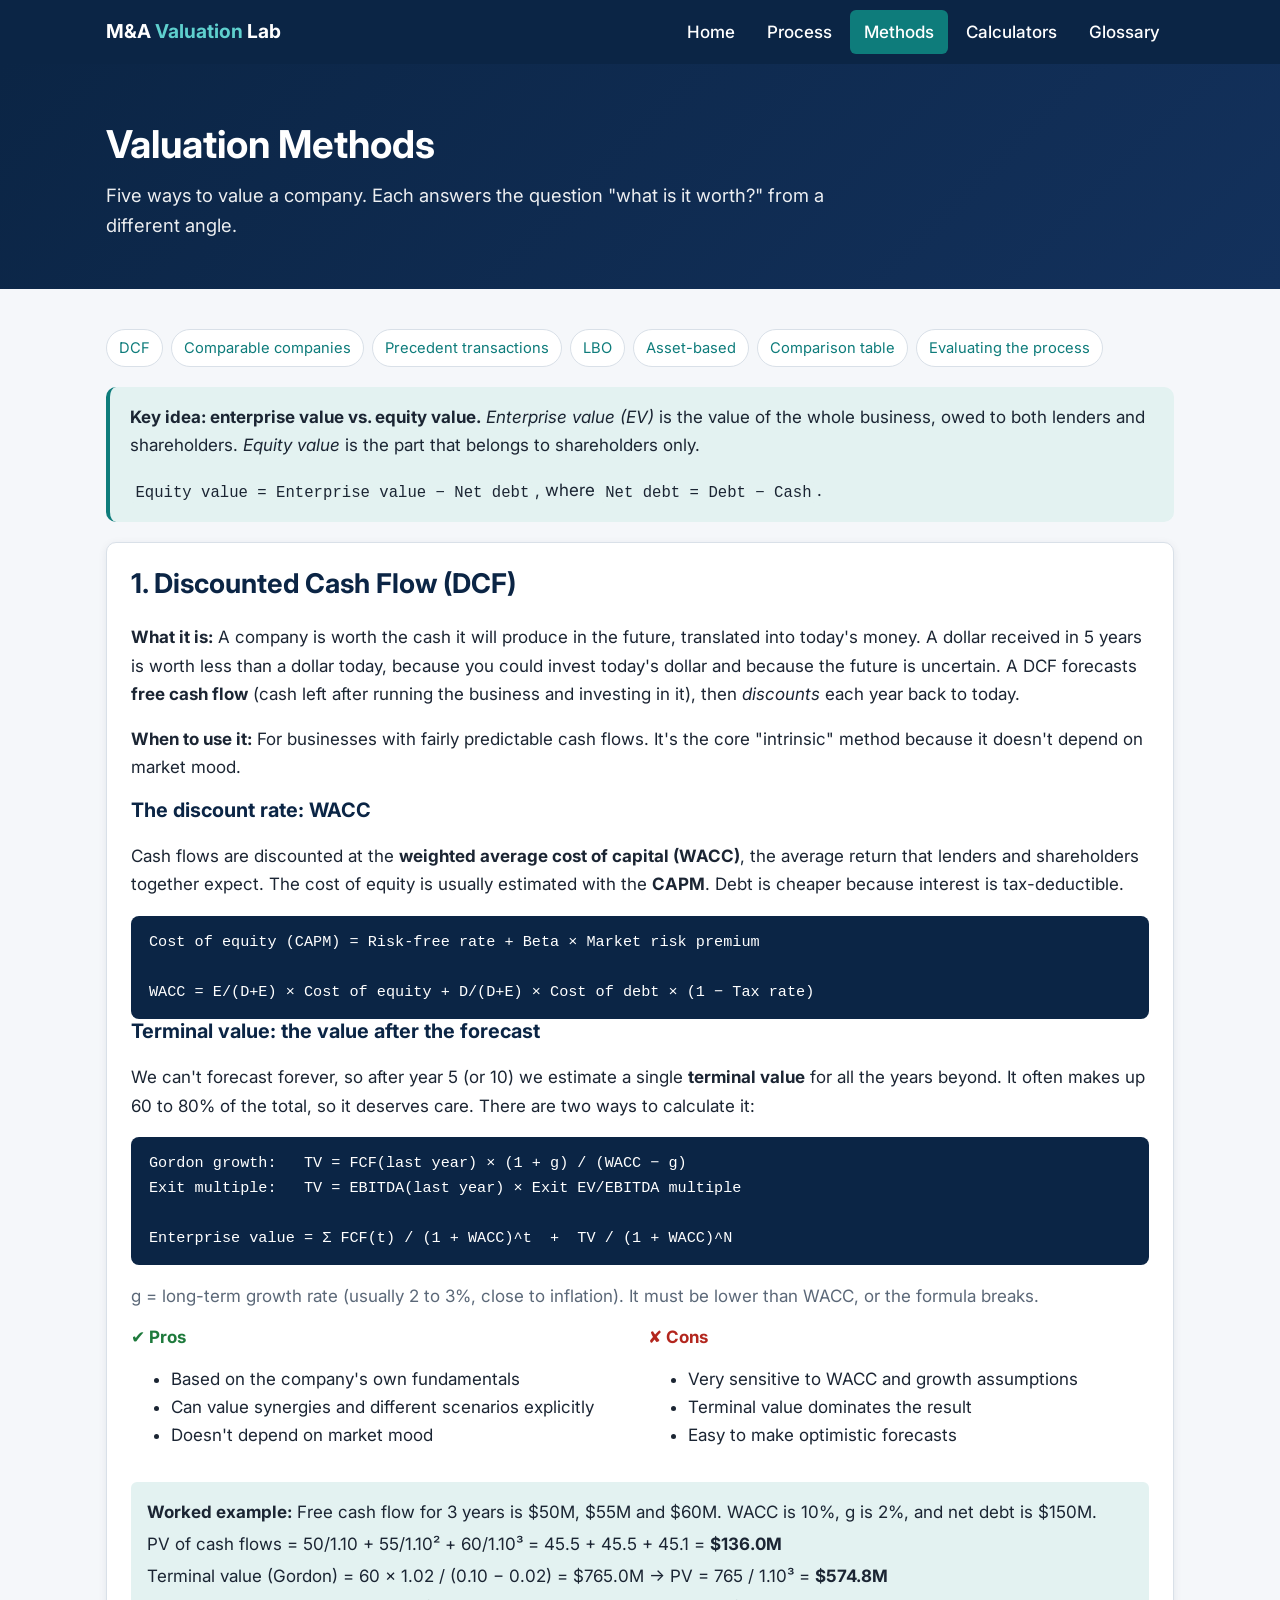
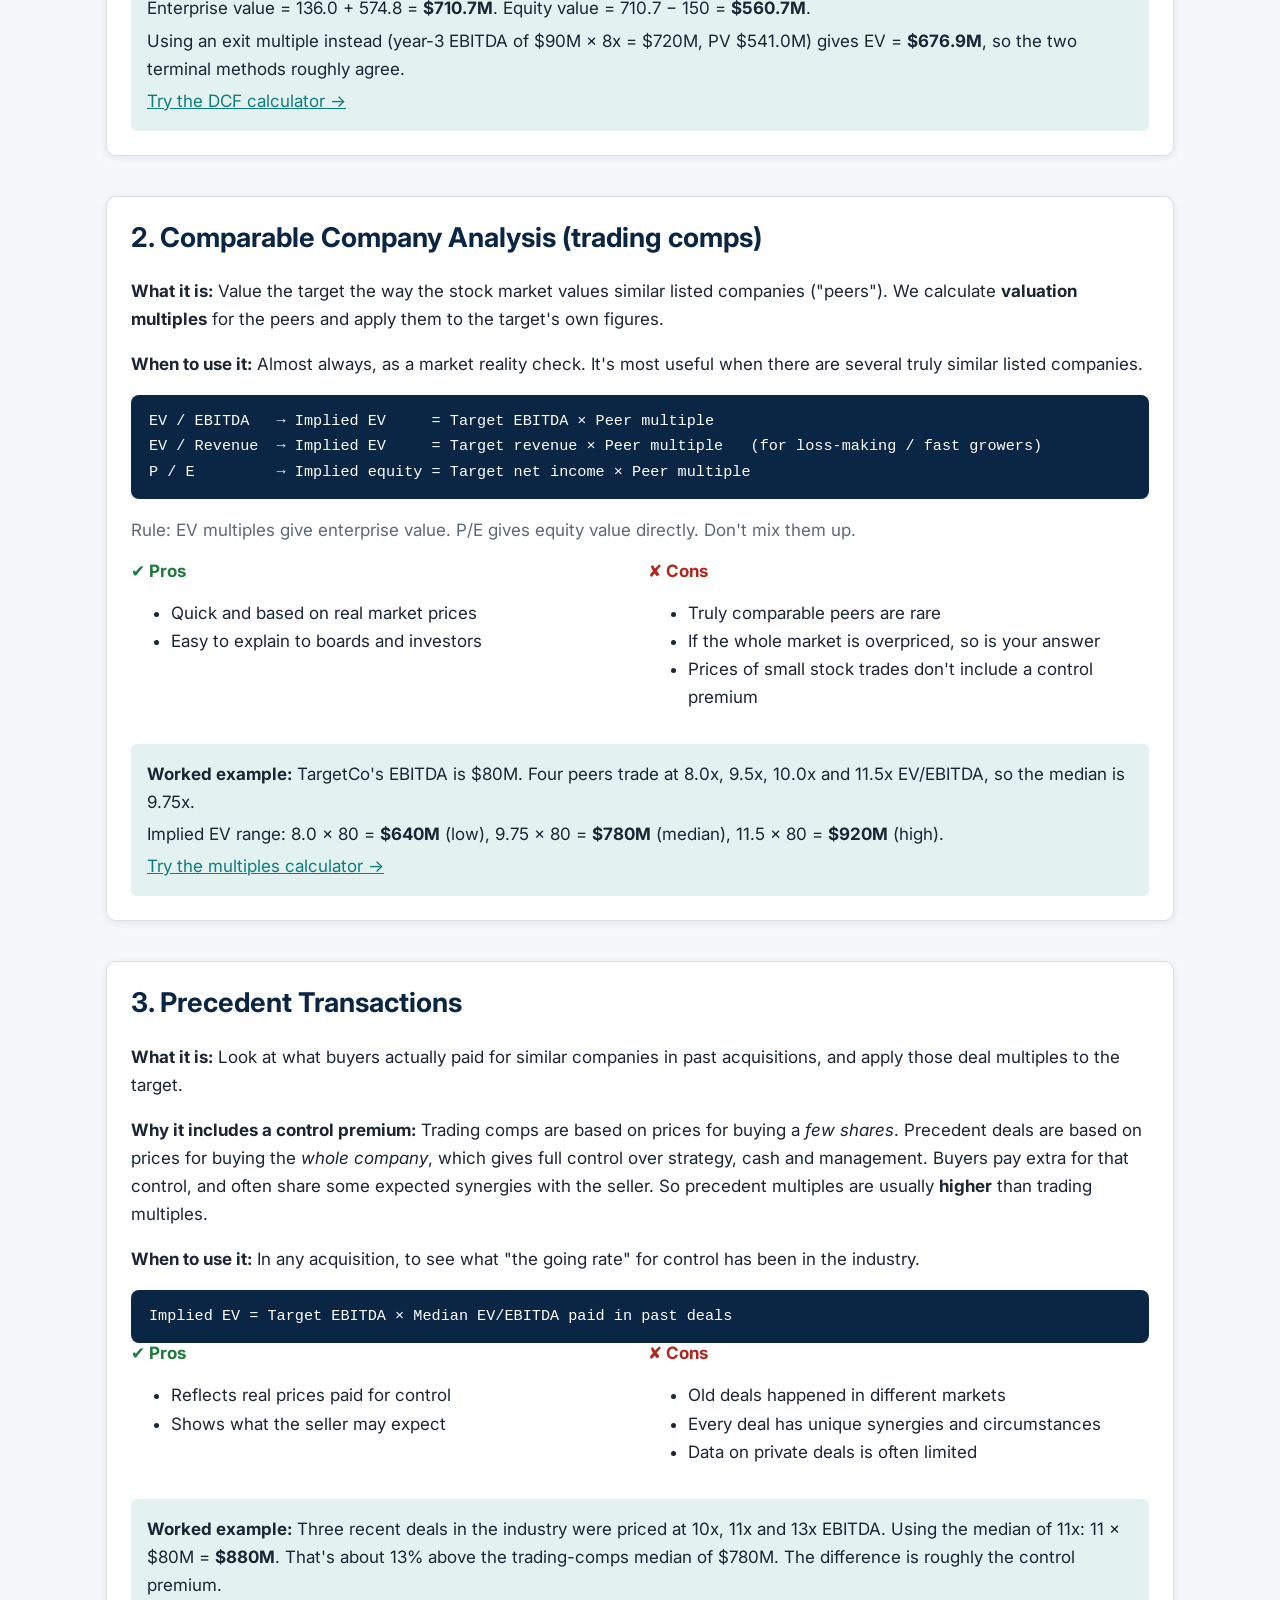
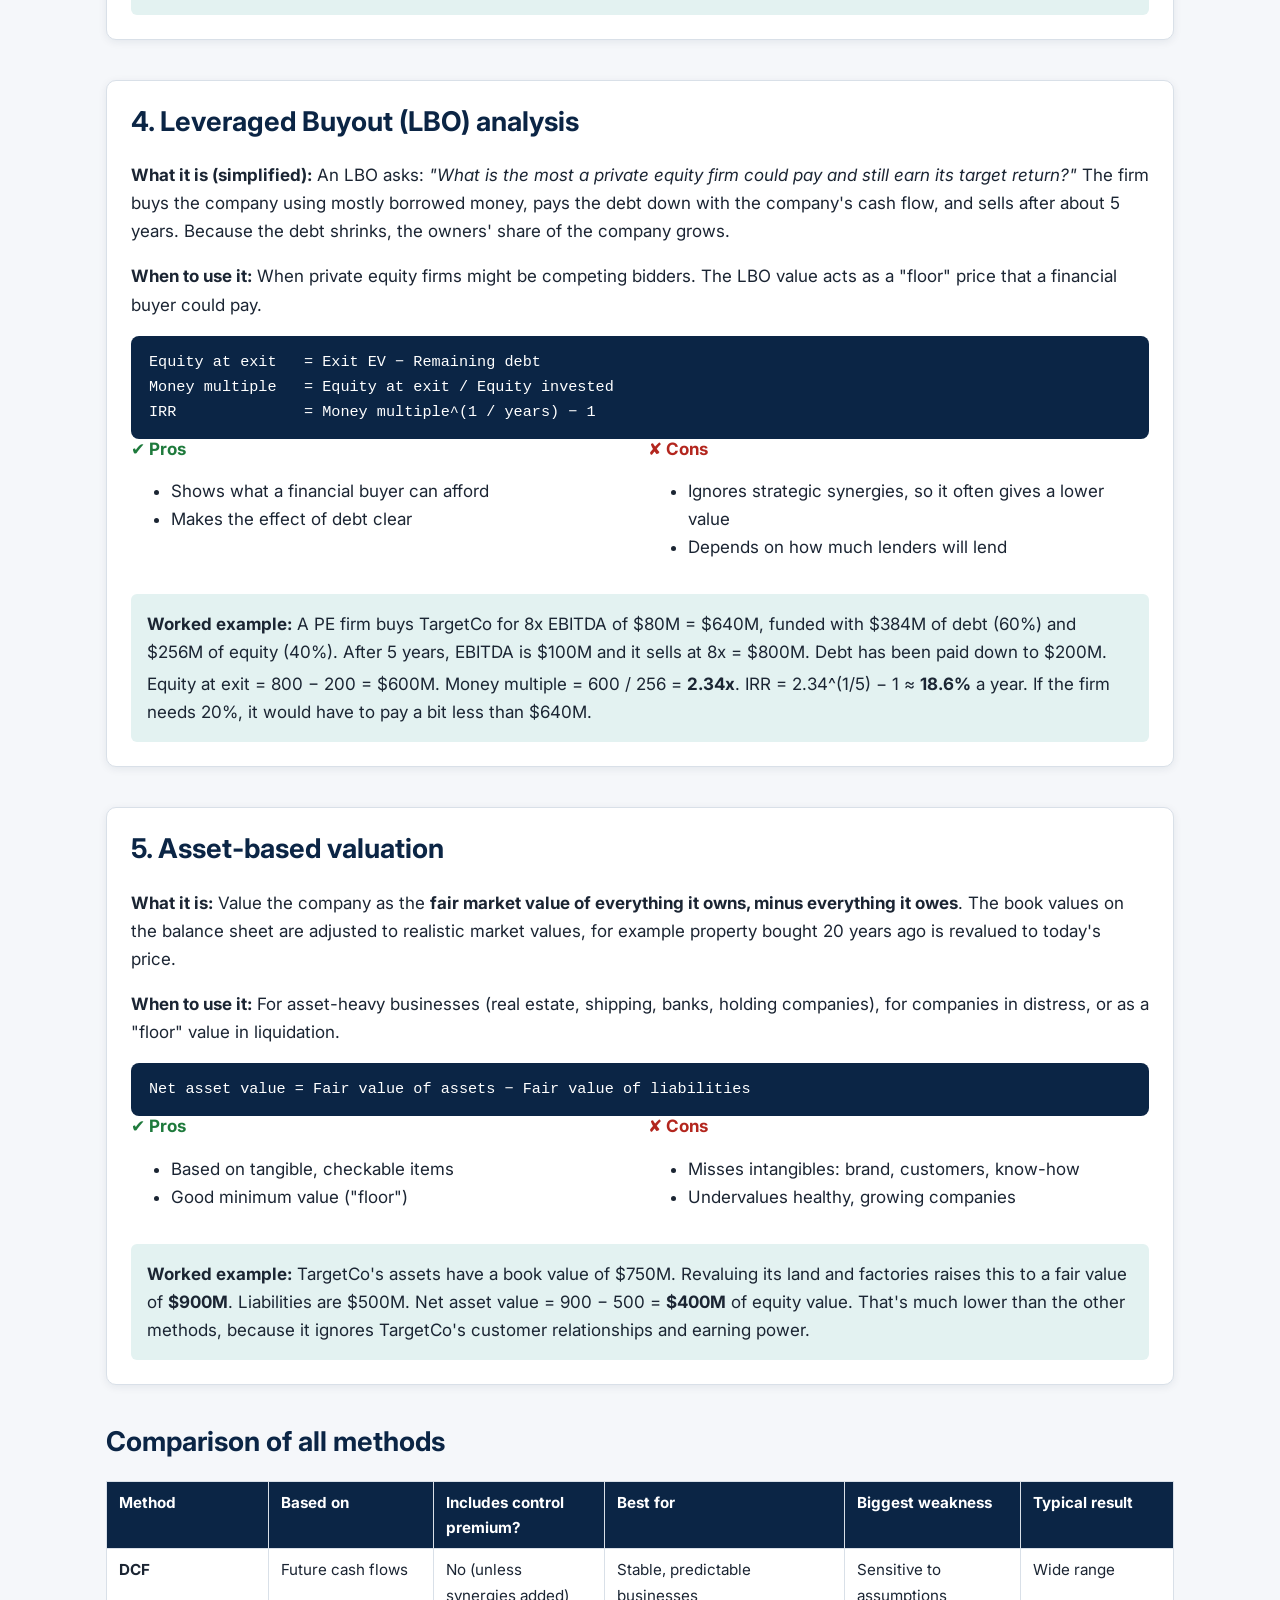
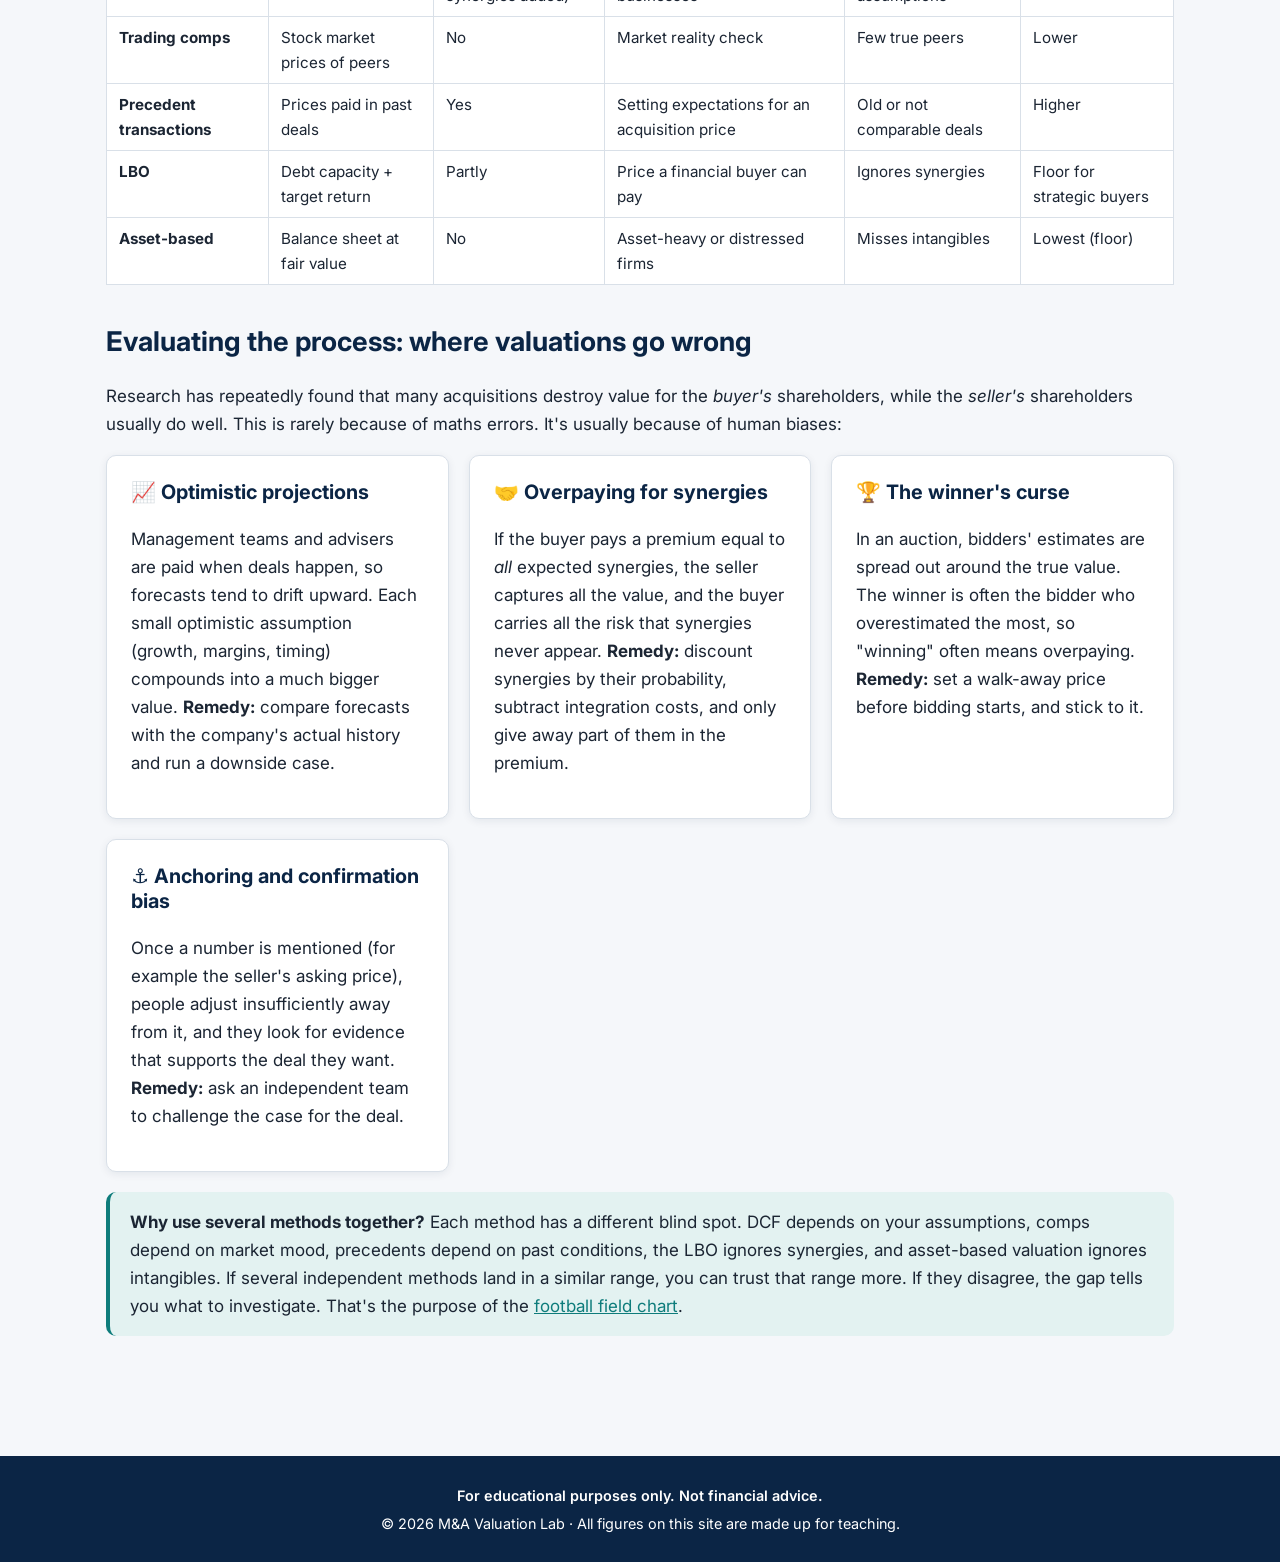
<file: methods.html>
<!DOCTYPE html>
<html lang="en">
<head>
  <!-- HEAD: same set-up as every page (see index.html for details) -->
  <meta charset="UTF-8">
  <meta name="viewport" content="width=device-width, initial-scale=1.0">
  <meta name="description" content="The main M&A valuation methods explained: DCF, comparable companies, precedent transactions, LBO and asset-based valuation.">
  <title>Valuation Methods · M&amp;A Valuation Lab</title>
  <link rel="preconnect" href="https://fonts.googleapis.com">
  <link rel="preconnect" href="https://fonts.gstatic.com" crossorigin>
  <link href="https://fonts.googleapis.com/css2?family=Inter:wght@400;500;600;700&display=swap" rel="stylesheet">
  <link rel="stylesheet" href="css/style.css">
  <script src="js/main.js" defer></script>
</head>
<body>

  <!-- HEADER + NAVIGATION (identical on every page; "Methods" is highlighted) -->
  <header class="site-header">
    <nav class="container nav-bar" aria-label="Main navigation">
      <a href="index.html" class="logo">M&amp;A <span class="logo-accent">Valuation</span> Lab</a>
      <button class="menu-toggle" aria-expanded="false" aria-controls="nav-links" aria-label="Toggle menu">☰</button>
      <ul class="nav-links" id="nav-links">
        <li><a href="index.html">Home</a></li>
        <li><a href="process.html">Process</a></li>
        <li><a href="methods.html" aria-current="page">Methods</a></li>
        <li><a href="calculators.html">Calculators</a></li>
        <li><a href="glossary.html">Glossary</a></li>
      </ul>
    </nav>
  </header>

  <main>
    <!-- HERO: page title -->
    <section class="hero">
      <div class="container">
        <h1>Valuation Methods</h1>
        <p>Five ways to value a company. Each answers the question "what is it worth?" from a different angle.</p>
      </div>
    </section>

    <section class="section">
      <div class="container">
        <!-- In-page menu: each link jumps to a section further down via its id -->
        <ul class="page-nav">
          <li><a href="#dcf">DCF</a></li>
          <li><a href="#comps">Comparable companies</a></li>
          <li><a href="#precedents">Precedent transactions</a></li>
          <li><a href="#lbo">LBO</a></li>
          <li><a href="#asset-based">Asset-based</a></li>
          <li><a href="#comparison">Comparison table</a></li>
          <li><a href="#evaluating">Evaluating the process</a></li>
        </ul>

        <!-- Key idea used by all methods: EV vs equity value -->
        <div class="callout">
          <p><strong>Key idea: enterprise value vs. equity value.</strong> <em>Enterprise value (EV)</em> is the value of the whole business, owed to both lenders and shareholders. <em>Equity value</em> is the part that belongs to shareholders only.</p>
          <p><code>Equity value = Enterprise value − Net debt</code>, where <code>Net debt = Debt − Cash</code>.</p>
        </div>

        <!-- ========================================================
             METHOD 1: DISCOUNTED CASH FLOW (DCF)
             ======================================================== -->
        <article class="method card" id="dcf">
          <h2>1. Discounted Cash Flow (DCF)</h2>
          <p><strong>What it is:</strong> A company is worth the cash it will produce in the future, translated into today's money. A dollar received in 5 years is worth less than a dollar today, because you could invest today's dollar and because the future is uncertain. A DCF forecasts <strong>free cash flow</strong> (cash left after running the business and investing in it), then <em>discounts</em> each year back to today.</p>
          <p><strong>When to use it:</strong> For businesses with fairly predictable cash flows. It's the core "intrinsic" method because it doesn't depend on market mood.</p>

          <h3>The discount rate: WACC</h3>
          <p>Cash flows are discounted at the <strong>weighted average cost of capital (WACC)</strong>, the average return that lenders and shareholders together expect. The cost of equity is usually estimated with the <strong>CAPM</strong>. Debt is cheaper because interest is tax-deductible.</p>
          <div class="formula">Cost of equity (CAPM) = Risk-free rate + Beta × Market risk premium

WACC = E/(D+E) × Cost of equity + D/(D+E) × Cost of debt × (1 − Tax rate)</div>

          <h3>Terminal value: the value after the forecast</h3>
          <p>We can't forecast forever, so after year 5 (or 10) we estimate a single <strong>terminal value</strong> for all the years beyond. It often makes up 60 to 80% of the total, so it deserves care. There are two ways to calculate it:</p>
          <div class="formula">Gordon growth:   TV = FCF(last year) × (1 + g) / (WACC − g)
Exit multiple:   TV = EBITDA(last year) × Exit EV/EBITDA multiple

Enterprise value = Σ FCF(t) / (1 + WACC)^t  +  TV / (1 + WACC)^N</div>
          <p class="muted">g = long-term growth rate (usually 2 to 3%, close to inflation). It must be lower than WACC, or the formula breaks.</p>

          <div class="pros-cons">
            <div class="pros">
              <h4>✔ Pros</h4>
              <ul>
                <li>Based on the company's own fundamentals</li>
                <li>Can value synergies and different scenarios explicitly</li>
                <li>Doesn't depend on market mood</li>
              </ul>
            </div>
            <div class="cons">
              <h4>✘ Cons</h4>
              <ul>
                <li>Very sensitive to WACC and growth assumptions</li>
                <li>Terminal value dominates the result</li>
                <li>Easy to make optimistic forecasts</li>
              </ul>
            </div>
          </div>

          <div class="example">
            <p><strong>Worked example:</strong> Free cash flow for 3 years is $50M, $55M and $60M. WACC is 10%, g is 2%, and net debt is $150M.</p>
            <p>PV of cash flows = 50/1.10 + 55/1.10² + 60/1.10³ = 45.5 + 45.5 + 45.1 = <strong>$136.0M</strong></p>
            <p>Terminal value (Gordon) = 60 × 1.02 / (0.10 − 0.02) = $765.0M → PV = 765 / 1.10³ = <strong>$574.8M</strong></p>
            <p>Enterprise value = 136.0 + 574.8 = <strong>$710.7M</strong>. Equity value = 710.7 − 150 = <strong>$560.7M</strong>.</p>
            <p>Using an exit multiple instead (year-3 EBITDA of $90M × 8x = $720M, PV $541.0M) gives EV = <strong>$676.9M</strong>, so the two terminal methods roughly agree.</p>
            <p><a href="calculators.html#dcf">Try the DCF calculator →</a></p>
          </div>
        </article>

        <!-- ========================================================
             METHOD 2: COMPARABLE COMPANY ANALYSIS (TRADING COMPS)
             ======================================================== -->
        <article class="method card" id="comps">
          <h2>2. Comparable Company Analysis (trading comps)</h2>
          <p><strong>What it is:</strong> Value the target the way the stock market values similar listed companies ("peers"). We calculate <strong>valuation multiples</strong> for the peers and apply them to the target's own figures.</p>
          <p><strong>When to use it:</strong> Almost always, as a market reality check. It's most useful when there are several truly similar listed companies.</p>
          <div class="formula">EV / EBITDA   → Implied EV     = Target EBITDA × Peer multiple
EV / Revenue  → Implied EV     = Target revenue × Peer multiple   (for loss-making / fast growers)
P / E         → Implied equity = Target net income × Peer multiple</div>
          <p class="muted">Rule: EV multiples give enterprise value. P/E gives equity value directly. Don't mix them up.</p>

          <div class="pros-cons">
            <div class="pros">
              <h4>✔ Pros</h4>
              <ul>
                <li>Quick and based on real market prices</li>
                <li>Easy to explain to boards and investors</li>
              </ul>
            </div>
            <div class="cons">
              <h4>✘ Cons</h4>
              <ul>
                <li>Truly comparable peers are rare</li>
                <li>If the whole market is overpriced, so is your answer</li>
                <li>Prices of small stock trades don't include a control premium</li>
              </ul>
            </div>
          </div>

          <div class="example">
            <p><strong>Worked example:</strong> TargetCo's EBITDA is $80M. Four peers trade at 8.0x, 9.5x, 10.0x and 11.5x EV/EBITDA, so the median is 9.75x.</p>
            <p>Implied EV range: 8.0 × 80 = <strong>$640M</strong> (low), 9.75 × 80 = <strong>$780M</strong> (median), 11.5 × 80 = <strong>$920M</strong> (high).</p>
            <p><a href="calculators.html#comps">Try the multiples calculator →</a></p>
          </div>
        </article>

        <!-- ========================================================
             METHOD 3: PRECEDENT TRANSACTIONS
             ======================================================== -->
        <article class="method card" id="precedents">
          <h2>3. Precedent Transactions</h2>
          <p><strong>What it is:</strong> Look at what buyers actually paid for similar companies in past acquisitions, and apply those deal multiples to the target.</p>
          <p><strong>Why it includes a control premium:</strong> Trading comps are based on prices for buying a <em>few shares</em>. Precedent deals are based on prices for buying the <em>whole company</em>, which gives full control over strategy, cash and management. Buyers pay extra for that control, and often share some expected synergies with the seller. So precedent multiples are usually <strong>higher</strong> than trading multiples.</p>
          <p><strong>When to use it:</strong> In any acquisition, to see what "the going rate" for control has been in the industry.</p>
          <div class="formula">Implied EV = Target EBITDA × Median EV/EBITDA paid in past deals</div>

          <div class="pros-cons">
            <div class="pros">
              <h4>✔ Pros</h4>
              <ul>
                <li>Reflects real prices paid for control</li>
                <li>Shows what the seller may expect</li>
              </ul>
            </div>
            <div class="cons">
              <h4>✘ Cons</h4>
              <ul>
                <li>Old deals happened in different markets</li>
                <li>Every deal has unique synergies and circumstances</li>
                <li>Data on private deals is often limited</li>
              </ul>
            </div>
          </div>

          <div class="example">
            <p><strong>Worked example:</strong> Three recent deals in the industry were priced at 10x, 11x and 13x EBITDA. Using the median of 11x: 11 × $80M = <strong>$880M</strong>. That's about 13% above the trading-comps median of $780M. The difference is roughly the control premium.</p>
          </div>
        </article>

        <!-- ========================================================
             METHOD 4: LEVERAGED BUYOUT (LBO)
             ======================================================== -->
        <article class="method card" id="lbo">
          <h2>4. Leveraged Buyout (LBO) analysis</h2>
          <p><strong>What it is (simplified):</strong> An LBO asks: <em>"What is the most a private equity firm could pay and still earn its target return?"</em> The firm buys the company using mostly borrowed money, pays the debt down with the company's cash flow, and sells after about 5 years. Because the debt shrinks, the owners' share of the company grows.</p>
          <p><strong>When to use it:</strong> When private equity firms might be competing bidders. The LBO value acts as a "floor" price that a financial buyer could pay.</p>
          <div class="formula">Equity at exit   = Exit EV − Remaining debt
Money multiple   = Equity at exit / Equity invested
IRR              = Money multiple^(1 / years) − 1</div>

          <div class="pros-cons">
            <div class="pros">
              <h4>✔ Pros</h4>
              <ul>
                <li>Shows what a financial buyer can afford</li>
                <li>Makes the effect of debt clear</li>
              </ul>
            </div>
            <div class="cons">
              <h4>✘ Cons</h4>
              <ul>
                <li>Ignores strategic synergies, so it often gives a lower value</li>
                <li>Depends on how much lenders will lend</li>
              </ul>
            </div>
          </div>

          <div class="example">
            <p><strong>Worked example:</strong> A PE firm buys TargetCo for 8x EBITDA of $80M = $640M, funded with $384M of debt (60%) and $256M of equity (40%). After 5 years, EBITDA is $100M and it sells at 8x = $800M. Debt has been paid down to $200M.</p>
            <p>Equity at exit = 800 − 200 = $600M. Money multiple = 600 / 256 = <strong>2.34x</strong>. IRR = 2.34^(1/5) − 1 ≈ <strong>18.6%</strong> a year. If the firm needs 20%, it would have to pay a bit less than $640M.</p>
          </div>
        </article>

        <!-- ========================================================
             METHOD 5: ASSET-BASED VALUATION
             ======================================================== -->
        <article class="method card" id="asset-based">
          <h2>5. Asset-based valuation</h2>
          <p><strong>What it is:</strong> Value the company as the <strong>fair market value of everything it owns, minus everything it owes</strong>. The book values on the balance sheet are adjusted to realistic market values, for example property bought 20 years ago is revalued to today's price.</p>
          <p><strong>When to use it:</strong> For asset-heavy businesses (real estate, shipping, banks, holding companies), for companies in distress, or as a "floor" value in liquidation.</p>
          <div class="formula">Net asset value = Fair value of assets − Fair value of liabilities</div>

          <div class="pros-cons">
            <div class="pros">
              <h4>✔ Pros</h4>
              <ul>
                <li>Based on tangible, checkable items</li>
                <li>Good minimum value ("floor")</li>
              </ul>
            </div>
            <div class="cons">
              <h4>✘ Cons</h4>
              <ul>
                <li>Misses intangibles: brand, customers, know-how</li>
                <li>Undervalues healthy, growing companies</li>
              </ul>
            </div>
          </div>

          <div class="example">
            <p><strong>Worked example:</strong> TargetCo's assets have a book value of $750M. Revaluing its land and factories raises this to a fair value of <strong>$900M</strong>. Liabilities are $500M. Net asset value = 900 − 500 = <strong>$400M</strong> of equity value. That's much lower than the other methods, because it ignores TargetCo's customer relationships and earning power.</p>
          </div>
        </article>

        <!-- ========================================================
             COMPARISON TABLE
             The wrapper lets the table scroll sideways on phones.
             ======================================================== -->
        <section class="method" id="comparison">
          <h2>Comparison of all methods</h2>
          <div class="table-wrapper">
            <table class="data-table">
              <thead>
                <tr>
                  <th>Method</th>
                  <th>Based on</th>
                  <th>Includes control premium?</th>
                  <th>Best for</th>
                  <th>Biggest weakness</th>
                  <th>Typical result</th>
                </tr>
              </thead>
              <tbody>
                <tr>
                  <td><strong>DCF</strong></td>
                  <td>Future cash flows</td>
                  <td>No (unless synergies added)</td>
                  <td>Stable, predictable businesses</td>
                  <td>Sensitive to assumptions</td>
                  <td>Wide range</td>
                </tr>
                <tr>
                  <td><strong>Trading comps</strong></td>
                  <td>Stock market prices of peers</td>
                  <td>No</td>
                  <td>Market reality check</td>
                  <td>Few true peers</td>
                  <td>Lower</td>
                </tr>
                <tr>
                  <td><strong>Precedent transactions</strong></td>
                  <td>Prices paid in past deals</td>
                  <td>Yes</td>
                  <td>Setting expectations for an acquisition price</td>
                  <td>Old or not comparable deals</td>
                  <td>Higher</td>
                </tr>
                <tr>
                  <td><strong>LBO</strong></td>
                  <td>Debt capacity + target return</td>
                  <td>Partly</td>
                  <td>Price a financial buyer can pay</td>
                  <td>Ignores synergies</td>
                  <td>Floor for strategic buyers</td>
                </tr>
                <tr>
                  <td><strong>Asset-based</strong></td>
                  <td>Balance sheet at fair value</td>
                  <td>No</td>
                  <td>Asset-heavy or distressed firms</td>
                  <td>Misses intangibles</td>
                  <td>Lowest (floor)</td>
                </tr>
              </tbody>
            </table>
          </div>
        </section>

        <!-- ========================================================
             EVALUATING THE PROCESS: biases and why several methods
             ======================================================== -->
        <section class="method" id="evaluating">
          <h2>Evaluating the process: where valuations go wrong</h2>
          <p>Research has repeatedly found that many acquisitions destroy value for the <em>buyer's</em> shareholders, while the <em>seller's</em> shareholders usually do well. This is rarely because of maths errors. It's usually because of human biases:</p>

          <div class="card-grid">
            <div class="card">
              <h3>📈 Optimistic projections</h3>
              <p>Management teams and advisers are paid when deals happen, so forecasts tend to drift upward. Each small optimistic assumption (growth, margins, timing) compounds into a much bigger value. <strong>Remedy:</strong> compare forecasts with the company's actual history and run a downside case.</p>
            </div>
            <div class="card">
              <h3>🤝 Overpaying for synergies</h3>
              <p>If the buyer pays a premium equal to <em>all</em> expected synergies, the seller captures all the value, and the buyer carries all the risk that synergies never appear. <strong>Remedy:</strong> discount synergies by their probability, subtract integration costs, and only give away part of them in the premium.</p>
            </div>
            <div class="card">
              <h3>🏆 The winner's curse</h3>
              <p>In an auction, bidders' estimates are spread out around the true value. The winner is often the bidder who overestimated the most, so "winning" often means overpaying. <strong>Remedy:</strong> set a walk-away price before bidding starts, and stick to it.</p>
            </div>
            <div class="card">
              <h3>⚓ Anchoring and confirmation bias</h3>
              <p>Once a number is mentioned (for example the seller's asking price), people adjust insufficiently away from it, and they look for evidence that supports the deal they want. <strong>Remedy:</strong> ask an independent team to challenge the case for the deal.</p>
            </div>
          </div>

          <div class="callout">
            <p><strong>Why use several methods together?</strong> Each method has a different blind spot. DCF depends on your assumptions, comps depend on market mood, precedents depend on past conditions, the LBO ignores synergies, and asset-based valuation ignores intangibles. If several independent methods land in a similar range, you can trust that range more. If they disagree, the gap tells you what to investigate. That's the purpose of the <a href="calculators.html#football-field">football field chart</a>.</p>
          </div>
        </section>
      </div>
    </section>
  </main>

  <!-- FOOTER (identical on every page) -->
  <footer class="site-footer">
    <div class="container">
      <p class="disclaimer">For educational purposes only. Not financial advice.</p>
      <p>© <span id="current-year">2026</span> M&amp;A Valuation Lab · All figures on this site are made up for teaching.</p>
    </div>
  </footer>

</body>
</html>
</file>
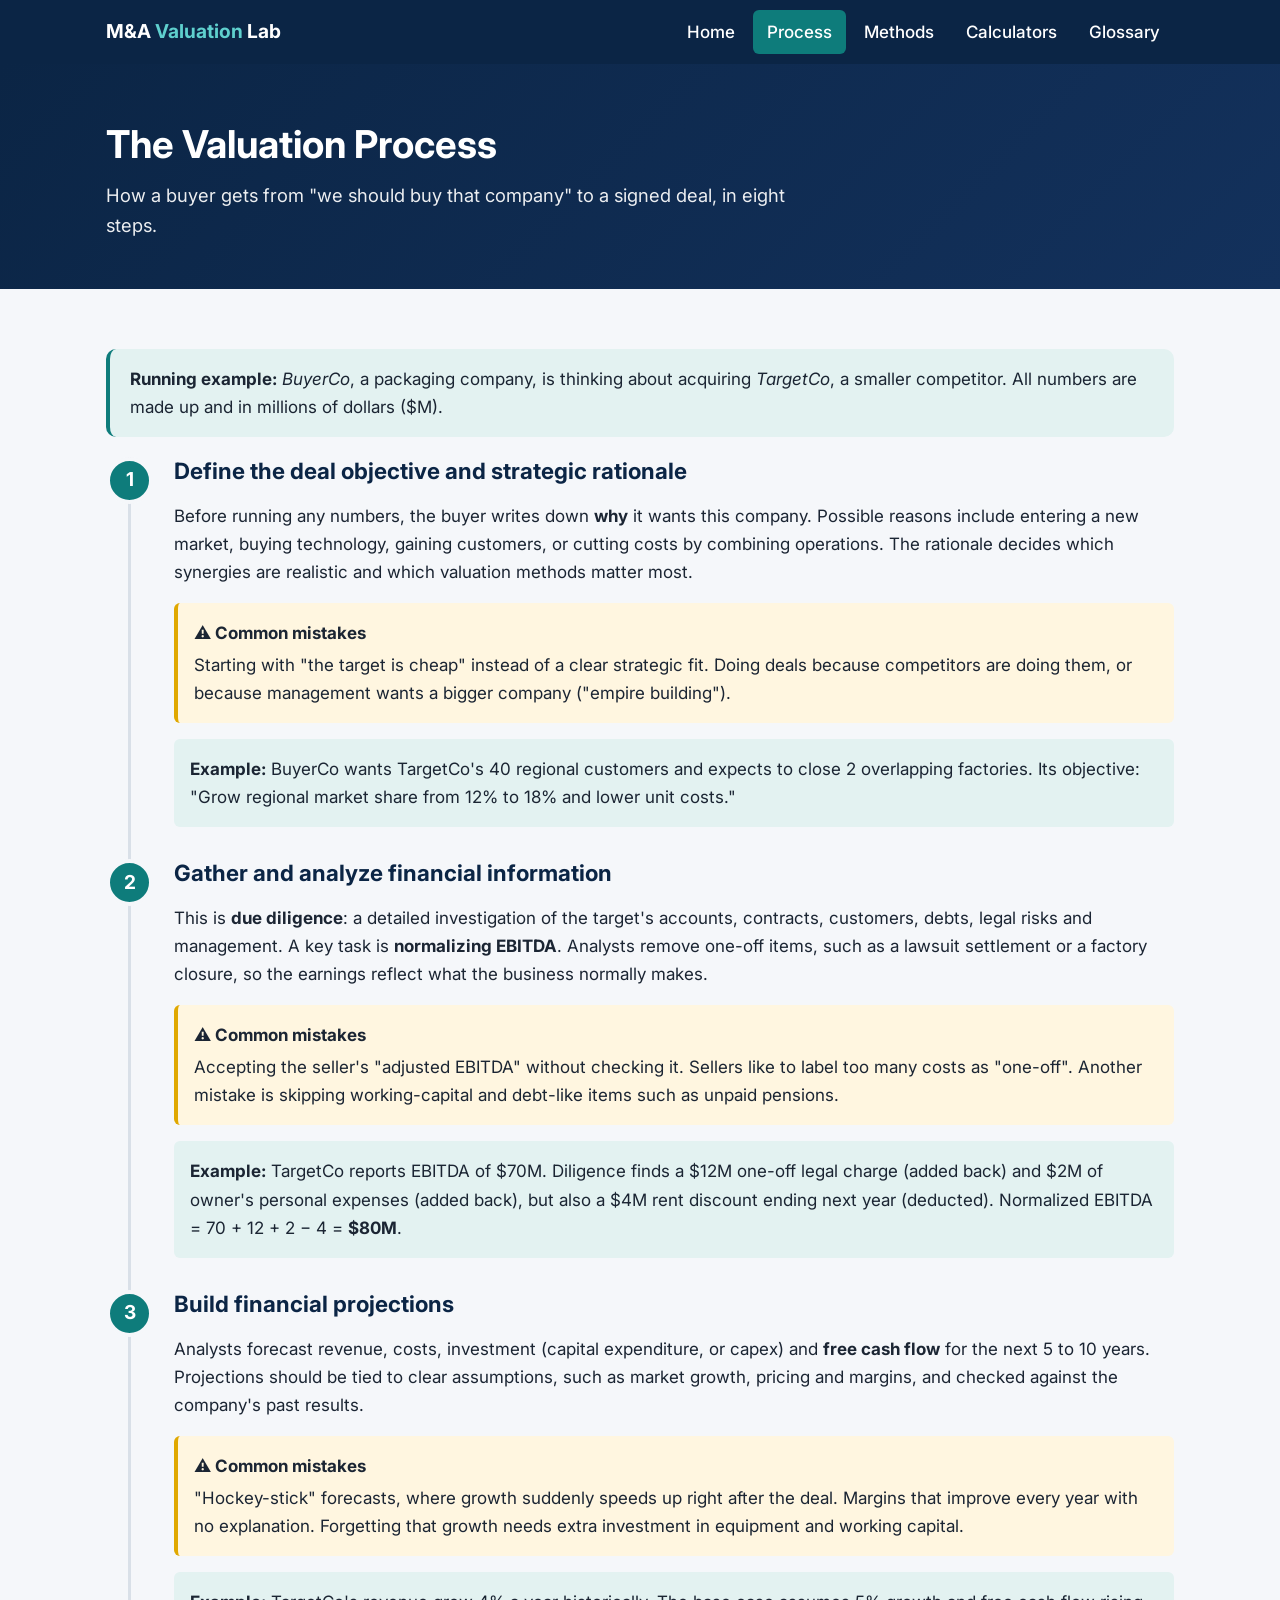
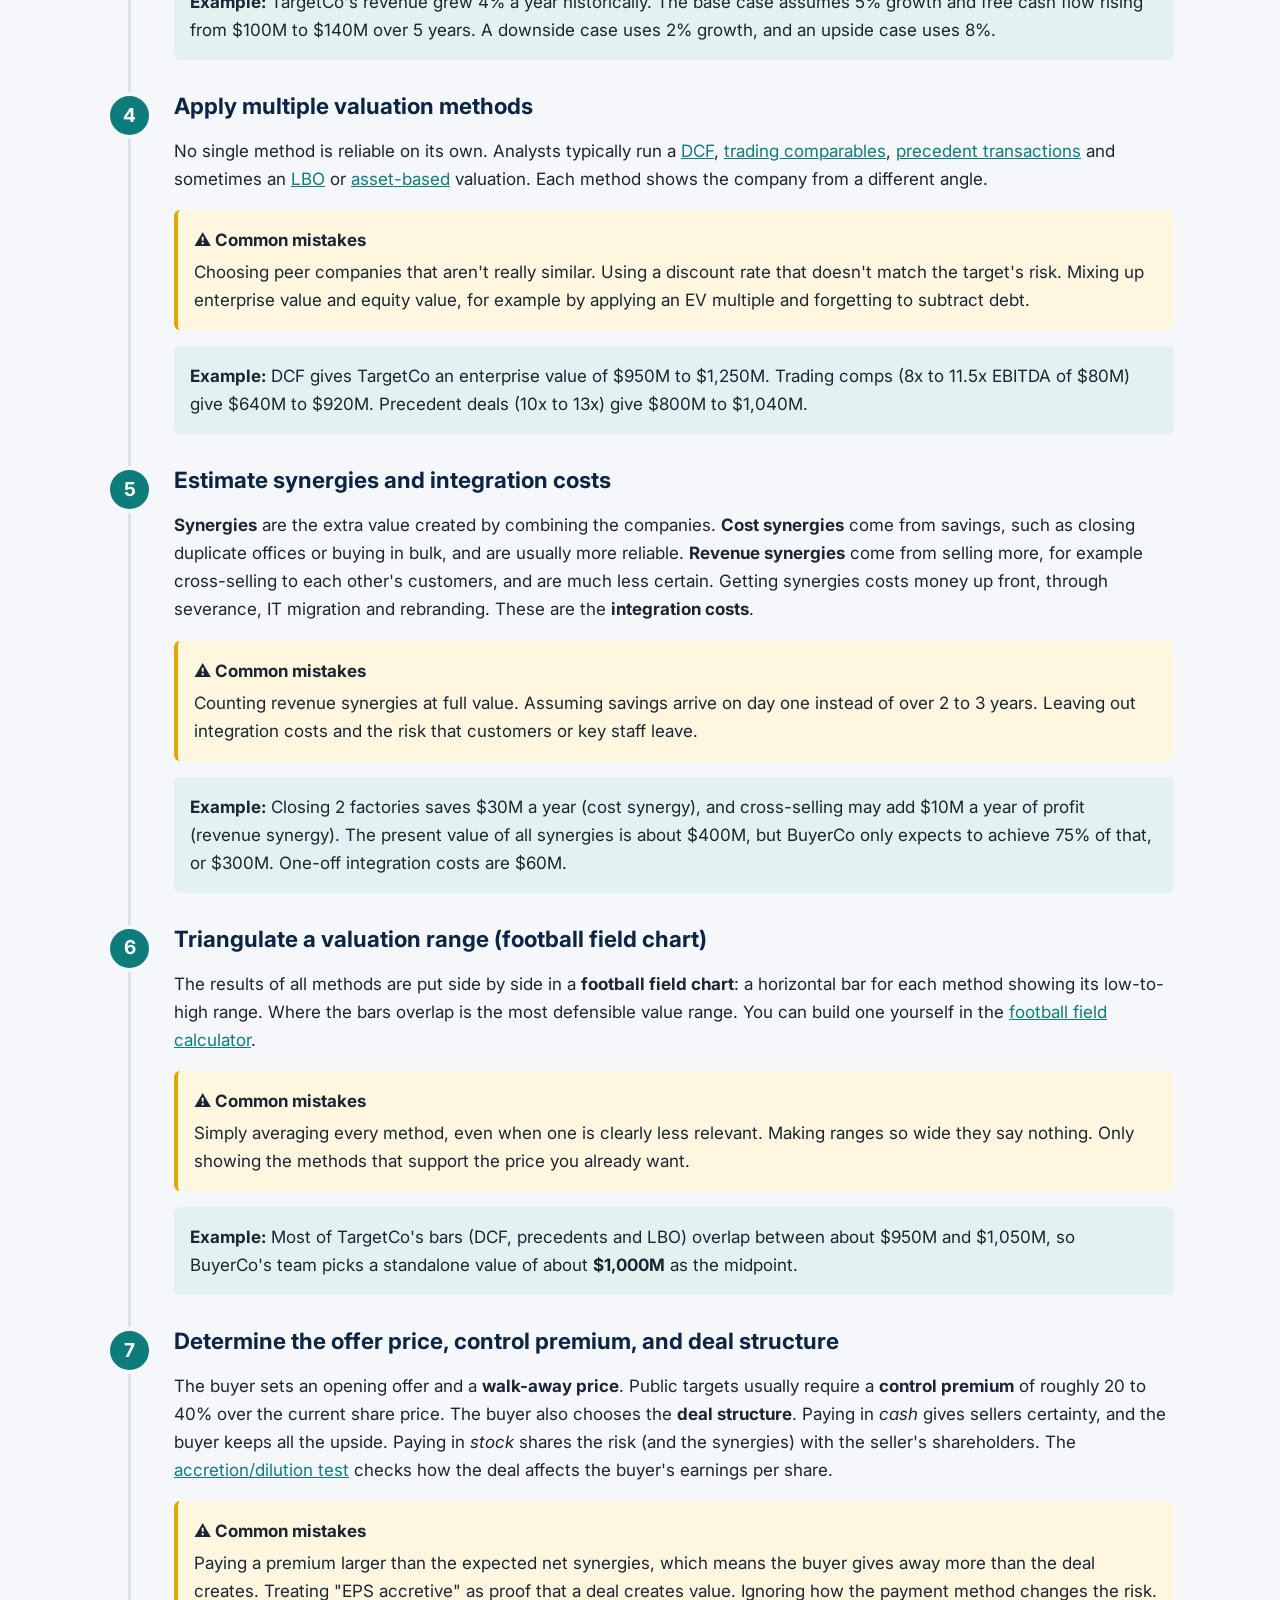
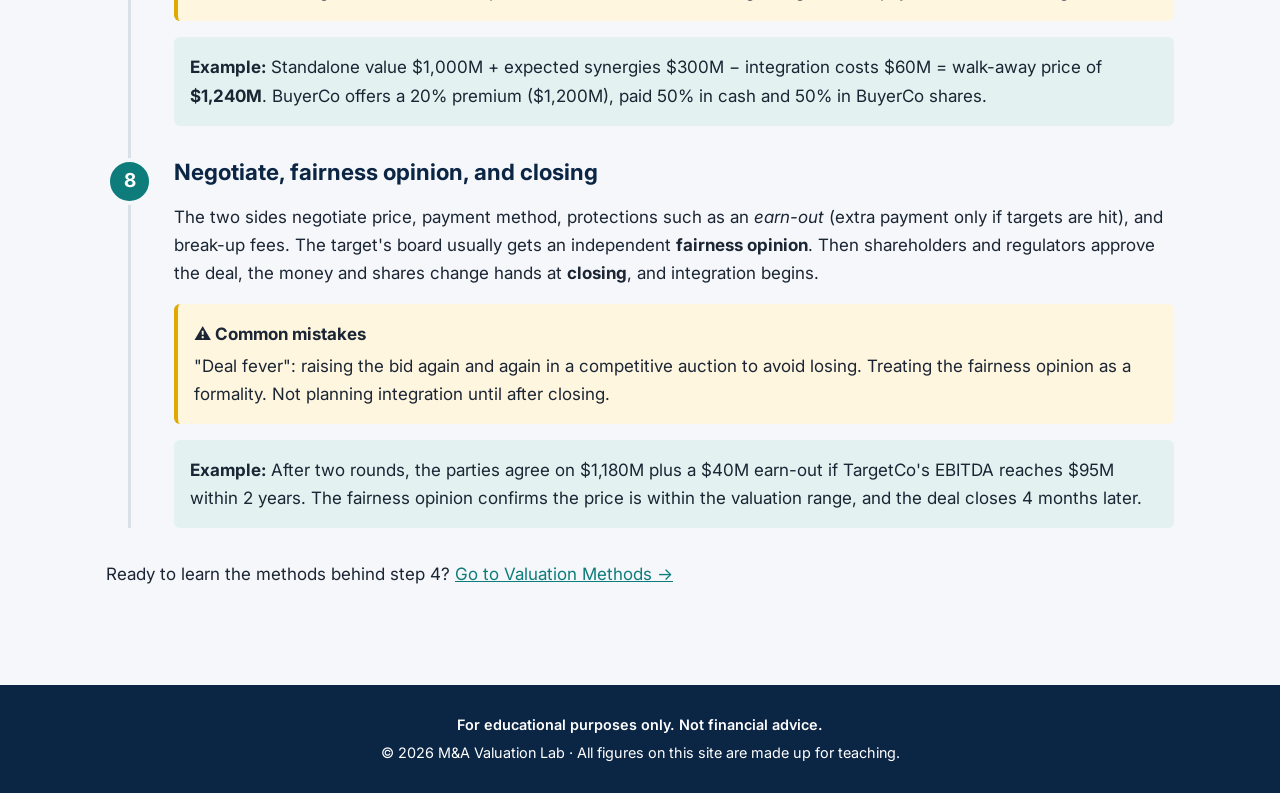
<file: process.html>
<!DOCTYPE html>
<html lang="en">
<head>
  <!-- HEAD: same set-up as every page (see index.html for details) -->
  <meta charset="UTF-8">
  <meta name="viewport" content="width=device-width, initial-scale=1.0">
  <meta name="description" content="The M&A valuation process in 8 steps, from strategic rationale to closing.">
  <title>The Valuation Process · M&amp;A Valuation Lab</title>
  <link rel="preconnect" href="https://fonts.googleapis.com">
  <link rel="preconnect" href="https://fonts.gstatic.com" crossorigin>
  <link href="https://fonts.googleapis.com/css2?family=Inter:wght@400;500;600;700&display=swap" rel="stylesheet">
  <link rel="stylesheet" href="css/style.css">
  <script src="js/main.js" defer></script>
</head>
<body>

  <!-- HEADER + NAVIGATION (identical on every page; "Process" is highlighted) -->
  <header class="site-header">
    <nav class="container nav-bar" aria-label="Main navigation">
      <a href="index.html" class="logo">M&amp;A <span class="logo-accent">Valuation</span> Lab</a>
      <button class="menu-toggle" aria-expanded="false" aria-controls="nav-links" aria-label="Toggle menu">☰</button>
      <ul class="nav-links" id="nav-links">
        <li><a href="index.html">Home</a></li>
        <li><a href="process.html" aria-current="page">Process</a></li>
        <li><a href="methods.html">Methods</a></li>
        <li><a href="calculators.html">Calculators</a></li>
        <li><a href="glossary.html">Glossary</a></li>
      </ul>
    </nav>
  </header>

  <main>
    <!-- HERO: page title -->
    <section class="hero">
      <div class="container">
        <h1>The Valuation Process</h1>
        <p>How a buyer gets from "we should buy that company" to a signed deal, in eight steps.</p>
      </div>
    </section>

    <section class="section">
      <div class="container">
        <!-- Short note introducing the running example used in every step -->
        <div class="callout">
          <p><strong>Running example:</strong> <em>BuyerCo</em>, a packaging company, is thinking about acquiring <em>TargetCo</em>, a smaller competitor. All numbers are made up and in millions of dollars ($M).</p>
        </div>

        <!-- ==========================================================
             TIMELINE: an ordered list (<ol>) because order matters.
             Each <li> is one step: number circle, title, explanation,
             "Common mistakes" box and an example box.
             ========================================================== -->
        <ol class="timeline">

          <!-- STEP 1 -->
          <li class="timeline-step">
            <span class="step-number">1</span>
            <h2>Define the deal objective and strategic rationale</h2>
            <p>Before running any numbers, the buyer writes down <strong>why</strong> it wants this company. Possible reasons include entering a new market, buying technology, gaining customers, or cutting costs by combining operations. The rationale decides which synergies are realistic and which valuation methods matter most.</p>
            <div class="mistake">
              <p><strong>⚠️ Common mistakes</strong></p>
              <p>Starting with "the target is cheap" instead of a clear strategic fit. Doing deals because competitors are doing them, or because management wants a bigger company ("empire building").</p>
            </div>
            <div class="example">
              <p><strong>Example:</strong> BuyerCo wants TargetCo's 40 regional customers and expects to close 2 overlapping factories. Its objective: "Grow regional market share from 12% to 18% and lower unit costs."</p>
            </div>
          </li>

          <!-- STEP 2 -->
          <li class="timeline-step">
            <span class="step-number">2</span>
            <h2>Gather and analyze financial information</h2>
            <p>This is <strong>due diligence</strong>: a detailed investigation of the target's accounts, contracts, customers, debts, legal risks and management. A key task is <strong>normalizing EBITDA</strong>. Analysts remove one-off items, such as a lawsuit settlement or a factory closure, so the earnings reflect what the business normally makes.</p>
            <div class="mistake">
              <p><strong>⚠️ Common mistakes</strong></p>
              <p>Accepting the seller's "adjusted EBITDA" without checking it. Sellers like to label too many costs as "one-off". Another mistake is skipping working-capital and debt-like items such as unpaid pensions.</p>
            </div>
            <div class="example">
              <p><strong>Example:</strong> TargetCo reports EBITDA of $70M. Diligence finds a $12M one-off legal charge (added back) and $2M of owner's personal expenses (added back), but also a $4M rent discount ending next year (deducted). Normalized EBITDA = 70 + 12 + 2 − 4 = <strong>$80M</strong>.</p>
            </div>
          </li>

          <!-- STEP 3 -->
          <li class="timeline-step">
            <span class="step-number">3</span>
            <h2>Build financial projections</h2>
            <p>Analysts forecast revenue, costs, investment (capital expenditure, or capex) and <strong>free cash flow</strong> for the next 5 to 10 years. Projections should be tied to clear assumptions, such as market growth, pricing and margins, and checked against the company's past results.</p>
            <div class="mistake">
              <p><strong>⚠️ Common mistakes</strong></p>
              <p>"Hockey-stick" forecasts, where growth suddenly speeds up right after the deal. Margins that improve every year with no explanation. Forgetting that growth needs extra investment in equipment and working capital.</p>
            </div>
            <div class="example">
              <p><strong>Example:</strong> TargetCo's revenue grew 4% a year historically. The base case assumes 5% growth and free cash flow rising from $100M to $140M over 5 years. A downside case uses 2% growth, and an upside case uses 8%.</p>
            </div>
          </li>

          <!-- STEP 4 -->
          <li class="timeline-step">
            <span class="step-number">4</span>
            <h2>Apply multiple valuation methods</h2>
            <p>No single method is reliable on its own. Analysts typically run a <a href="methods.html#dcf">DCF</a>, <a href="methods.html#comps">trading comparables</a>, <a href="methods.html#precedents">precedent transactions</a> and sometimes an <a href="methods.html#lbo">LBO</a> or <a href="methods.html#asset-based">asset-based</a> valuation. Each method shows the company from a different angle.</p>
            <div class="mistake">
              <p><strong>⚠️ Common mistakes</strong></p>
              <p>Choosing peer companies that aren't really similar. Using a discount rate that doesn't match the target's risk. Mixing up enterprise value and equity value, for example by applying an EV multiple and forgetting to subtract debt.</p>
            </div>
            <div class="example">
              <p><strong>Example:</strong> DCF gives TargetCo an enterprise value of $950M to $1,250M. Trading comps (8x to 11.5x EBITDA of $80M) give $640M to $920M. Precedent deals (10x to 13x) give $800M to $1,040M.</p>
            </div>
          </li>

          <!-- STEP 5 -->
          <li class="timeline-step">
            <span class="step-number">5</span>
            <h2>Estimate synergies and integration costs</h2>
            <p><strong>Synergies</strong> are the extra value created by combining the companies. <strong>Cost synergies</strong> come from savings, such as closing duplicate offices or buying in bulk, and are usually more reliable. <strong>Revenue synergies</strong> come from selling more, for example cross-selling to each other's customers, and are much less certain. Getting synergies costs money up front, through severance, IT migration and rebranding. These are the <strong>integration costs</strong>.</p>
            <div class="mistake">
              <p><strong>⚠️ Common mistakes</strong></p>
              <p>Counting revenue synergies at full value. Assuming savings arrive on day one instead of over 2 to 3 years. Leaving out integration costs and the risk that customers or key staff leave.</p>
            </div>
            <div class="example">
              <p><strong>Example:</strong> Closing 2 factories saves $30M a year (cost synergy), and cross-selling may add $10M a year of profit (revenue synergy). The present value of all synergies is about $400M, but BuyerCo only expects to achieve 75% of that, or $300M. One-off integration costs are $60M.</p>
            </div>
          </li>

          <!-- STEP 6 -->
          <li class="timeline-step">
            <span class="step-number">6</span>
            <h2>Triangulate a valuation range (football field chart)</h2>
            <p>The results of all methods are put side by side in a <strong>football field chart</strong>: a horizontal bar for each method showing its low-to-high range. Where the bars overlap is the most defensible value range. You can build one yourself in the <a href="calculators.html#football-field">football field calculator</a>.</p>
            <div class="mistake">
              <p><strong>⚠️ Common mistakes</strong></p>
              <p>Simply averaging every method, even when one is clearly less relevant. Making ranges so wide they say nothing. Only showing the methods that support the price you already want.</p>
            </div>
            <div class="example">
              <p><strong>Example:</strong> Most of TargetCo's bars (DCF, precedents and LBO) overlap between about $950M and $1,050M, so BuyerCo's team picks a standalone value of about <strong>$1,000M</strong> as the midpoint.</p>
            </div>
          </li>

          <!-- STEP 7 -->
          <li class="timeline-step">
            <span class="step-number">7</span>
            <h2>Determine the offer price, control premium, and deal structure</h2>
            <p>The buyer sets an opening offer and a <strong>walk-away price</strong>. Public targets usually require a <strong>control premium</strong> of roughly 20 to 40% over the current share price. The buyer also chooses the <strong>deal structure</strong>. Paying in <em>cash</em> gives sellers certainty, and the buyer keeps all the upside. Paying in <em>stock</em> shares the risk (and the synergies) with the seller's shareholders. The <a href="calculators.html#accretion">accretion/dilution test</a> checks how the deal affects the buyer's earnings per share.</p>
            <div class="mistake">
              <p><strong>⚠️ Common mistakes</strong></p>
              <p>Paying a premium larger than the expected net synergies, which means the buyer gives away more than the deal creates. Treating "EPS accretive" as proof that a deal creates value. Ignoring how the payment method changes the risk.</p>
            </div>
            <div class="example">
              <p><strong>Example:</strong> Standalone value $1,000M + expected synergies $300M − integration costs $60M = walk-away price of <strong>$1,240M</strong>. BuyerCo offers a 20% premium ($1,200M), paid 50% in cash and 50% in BuyerCo shares.</p>
            </div>
          </li>

          <!-- STEP 8 -->
          <li class="timeline-step">
            <span class="step-number">8</span>
            <h2>Negotiate, fairness opinion, and closing</h2>
            <p>The two sides negotiate price, payment method, protections such as an <em>earn-out</em> (extra payment only if targets are hit), and break-up fees. The target's board usually gets an independent <strong>fairness opinion</strong>. Then shareholders and regulators approve the deal, the money and shares change hands at <strong>closing</strong>, and integration begins.</p>
            <div class="mistake">
              <p><strong>⚠️ Common mistakes</strong></p>
              <p>"Deal fever": raising the bid again and again in a competitive auction to avoid losing. Treating the fairness opinion as a formality. Not planning integration until after closing.</p>
            </div>
            <div class="example">
              <p><strong>Example:</strong> After two rounds, the parties agree on $1,180M plus a $40M earn-out if TargetCo's EBITDA reaches $95M within 2 years. The fairness opinion confirms the price is within the valuation range, and the deal closes 4 months later.</p>
            </div>
          </li>
        </ol>

        <p>Ready to learn the methods behind step 4? <a href="methods.html">Go to Valuation Methods →</a></p>
      </div>
    </section>
  </main>

  <!-- FOOTER (identical on every page) -->
  <footer class="site-footer">
    <div class="container">
      <p class="disclaimer">For educational purposes only. Not financial advice.</p>
      <p>© <span id="current-year">2026</span> M&amp;A Valuation Lab · All figures on this site are made up for teaching.</p>
    </div>
  </footer>

</body>
</html>
</file>
<file: css/style.css>
/* =====================================================================
   M&A VALUATION LAB — MAIN STYLESHEET
   ---------------------------------------------------------------------
   This ONE file styles every page of the site. It is organised top to
   bottom like this:
     1. Theme colours (CSS variables)  <- change these to re-theme the site
     2. Dark mode colours
     3. Base / reset styles
     4. Header and navigation (including the mobile hamburger menu)
     5. Page layout helpers (hero, sections, cards, grids)
     6. Process timeline
     7. Methods page (formula boxes, tables, pros/cons)
     8. Calculators (forms, buttons, results, errors)
     9. Glossary
    10. Footer
    11. Responsive rules for small screens
   ===================================================================== */


/* ---------------------------------------------------------------------
   1. THEME COLOURS (CSS VARIABLES)
   WHAT: Named colours stored in one place on the :root (the <html> tag).
   WHY:  Every other rule uses var(--name) instead of a raw colour, so
         changing a value here re-colours the whole site at once.
   --------------------------------------------------------------------- */
:root {
  --color-navy: #0b2545;          /* Main brand colour: header, headings */
  --color-navy-light: #13315c;    /* Slightly lighter navy for hovers */
  --color-accent: #0e7c7b;        /* The ONE accent colour: buttons, links, highlights */
  --color-accent-hover: #0a5f5e;  /* Darker accent for button hover */
  --color-accent-soft: #e3f2f1;   /* Very light accent for tinted boxes */
  --color-on-accent: #ffffff;     /* Text placed on top of the accent colour */
  --color-accent-on-navy: #5fd0ce;/* Brighter accent, readable on the navy header */

  --color-background: #f5f7fa;    /* Page background */
  --color-surface: #ffffff;       /* Cards, boxes, tables */
  --color-border: #d9e0e8;        /* Thin lines around boxes */

  --color-text: #1b2533;          /* Normal body text */
  --color-text-muted: #5b6878;    /* Secondary / helper text */
  --color-heading: #0b2545;       /* Headings */
  --color-on-navy: #ffffff;       /* Text placed on top of navy */

  --color-success: #1e7a3c;       /* "Accretive", good results */
  --color-success-soft: #e6f4ea;
  --color-error: #b3261e;         /* Error messages, "Dilutive" */
  --color-error-soft: #fdecea;
  --color-warning-soft: #fff6e0;  /* "Common mistakes" boxes */
  --color-warning-border: #e0a800;

  --font-main: "Inter", system-ui, -apple-system, "Segoe UI", Roboto, sans-serif;
  --radius: 10px;                 /* Corner roundness of boxes */
  --shadow: 0 2px 8px rgba(11, 37, 69, 0.08);
  --max-width: 1100px;            /* Widest the content gets on big screens */
}


/* ---------------------------------------------------------------------
   2. DARK MODE
   WHAT: If the visitor's computer/phone is set to dark mode, these
         values replace the ones above automatically.
   WHY:  prefers-color-scheme is a built-in browser feature, so no
         JavaScript is needed. We only redefine the variables.
   --------------------------------------------------------------------- */
@media (prefers-color-scheme: dark) {
  :root {
    --color-navy: #0a1a30;
    --color-navy-light: #142b4d;
    --color-accent: #3fbfbd;
    --color-accent-hover: #6ad3d1;
    --color-accent-soft: #11323a;
    --color-on-accent: #0b1a2b;     /* Dark text: the light teal is too bright for white text */
    --color-accent-on-navy: #3fbfbd;

    --color-background: #0d1520;
    --color-surface: #16212f;
    --color-border: #2a3a4f;

    --color-text: #e4e9f0;
    --color-text-muted: #9fadbf;
    --color-heading: #ffffff;
    --color-on-navy: #ffffff;

    --color-success: #6fd08f;
    --color-success-soft: #13301f;
    --color-error: #ff8a80;
    --color-error-soft: #3a1a1a;
    --color-warning-soft: #33290f;
    --color-warning-border: #c99a1a;

    --shadow: 0 2px 8px rgba(0, 0, 0, 0.4);
  }
}


/* ---------------------------------------------------------------------
   3. BASE STYLES
   WHAT: Sensible defaults for all elements.
   WHY:  Browsers have slightly different built-in styles; this makes
         them consistent and sets our font and colours.
   --------------------------------------------------------------------- */
*,
*::before,
*::after {
  box-sizing: border-box; /* Width includes padding + border: easier maths */
}

body {
  margin: 0;
  font-family: var(--font-main);
  font-size: 17px;
  line-height: 1.65;
  color: var(--color-text);
  background: var(--color-background);
}

h1, h2, h3, h4 {
  color: var(--color-heading);
  line-height: 1.25;
}

a {
  color: var(--color-accent);
}

a:hover {
  color: var(--color-accent-hover);
}

/* Code-style formulas inside text */
code {
  font-family: "SFMono-Regular", Consolas, monospace;
  font-size: 0.92em;
  background: var(--color-accent-soft);
  padding: 0.1em 0.35em;
  border-radius: 4px;
}

/* Keeps content centred and not too wide on large screens */
.container {
  max-width: var(--max-width);
  margin: 0 auto;
  padding: 0 16px;
}


/* ---------------------------------------------------------------------
   4. HEADER AND NAVIGATION
   WHAT: The navy bar at the top of every page.
   WHY:  Same look on every page so visitors always know where they are.
   --------------------------------------------------------------------- */
.site-header {
  background: var(--color-navy);
  color: var(--color-on-navy);
  position: sticky;   /* Header stays visible while scrolling */
  top: 0;
  z-index: 10;
}

.nav-bar {
  display: flex;
  align-items: center;
  justify-content: space-between;
  min-height: 64px;
}

/* The site name on the left */
.logo {
  color: var(--color-on-navy);
  font-weight: 700;
  font-size: 1.2rem;
  text-decoration: none;
}

.logo:hover {
  color: var(--color-on-navy);
}

.logo-accent {
  color: var(--color-accent-on-navy);
}

/* The list of page links */
.nav-links {
  list-style: none;
  display: flex;
  gap: 4px;
  margin: 0;
  padding: 0;
}

.nav-links a {
  display: block;
  padding: 8px 14px;
  color: var(--color-on-navy);
  text-decoration: none;
  border-radius: 6px;
  font-weight: 500;
}

.nav-links a:hover {
  background: var(--color-navy-light);
  color: var(--color-on-navy);
}

/* aria-current="page" marks the link for the page you are on */
.nav-links a[aria-current="page"] {
  background: var(--color-accent);
  color: var(--color-on-accent);
}

/* The hamburger button: hidden on desktop, shown on phones (see section 11) */
.menu-toggle {
  display: none;
  background: none;
  border: 2px solid var(--color-on-navy);
  border-radius: 6px;
  color: var(--color-on-navy);
  font-size: 1.4rem;
  line-height: 1;
  padding: 6px 10px;
  cursor: pointer;
}


/* ---------------------------------------------------------------------
   5. PAGE LAYOUT HELPERS
   WHAT: Reusable pieces: the big intro "hero", sections, cards, grids.
   WHY:  Writing these once lets every page share the same look.
   --------------------------------------------------------------------- */

/* Big coloured intro block at the top of each page */
.hero {
  background: linear-gradient(135deg, var(--color-navy), var(--color-navy-light));
  color: var(--color-on-navy);
  padding: 56px 0 48px;
}

.hero h1 {
  color: var(--color-on-navy);
  font-size: 2.4rem;
  margin: 0 0 12px;
}

.hero p {
  font-size: 1.15rem;
  max-width: 720px;
  margin: 0;
  opacity: 0.92;
}

/* A normal content section with breathing room */
.section {
  padding: 40px 0;
}

.section h2 {
  font-size: 1.7rem;
  margin-top: 0;
}

/* Text that should look quieter */
.muted {
  color: var(--color-text-muted);
}

/* Responsive grid: as many columns as fit, each at least 260px wide */
.card-grid {
  display: grid;
  grid-template-columns: repeat(auto-fit, minmax(260px, 1fr));
  gap: 20px;
}

/* A white box with rounded corners and a soft shadow */
.card {
  background: var(--color-surface);
  border: 1px solid var(--color-border);
  border-radius: var(--radius);
  box-shadow: var(--shadow);
  padding: 24px;
}

.card h3 {
  margin-top: 0;
}

/* A card that is also a link: lifts slightly on hover */
.card-link {
  display: block;
  color: inherit;
  text-decoration: none;
  transition: transform 0.15s, border-color 0.15s;
}

.card-link:hover {
  transform: translateY(-3px);
  border-color: var(--color-accent);
  color: inherit;
}

.card-icon {
  font-size: 2rem;
}

/* "Read more →" text at the bottom of a card */
.card-cta {
  color: var(--color-accent);
  font-weight: 600;
}

/* Two equal columns (used for buyer vs seller) */
.two-columns {
  display: grid;
  grid-template-columns: 1fr 1fr;
  gap: 20px;
}

/* A tinted box used for tips and key ideas */
.callout {
  background: var(--color-accent-soft);
  border-left: 4px solid var(--color-accent);
  border-radius: var(--radius);
  padding: 16px 20px;
  margin: 20px 0;
}

/* Remove the extra space above the first and below the last paragraph */
.callout p:first-child {
  margin-top: 0;
}

.callout p:last-child {
  margin-bottom: 0;
}

/* Small in-page table of contents */
.page-nav {
  display: flex;
  flex-wrap: wrap;
  gap: 8px;
  margin: 0 0 8px;
  padding: 0;
  list-style: none;
}

.page-nav a {
  display: inline-block;
  padding: 6px 12px;
  border: 1px solid var(--color-border);
  border-radius: 999px;
  background: var(--color-surface);
  text-decoration: none;
  font-size: 0.92rem;
}


/* ---------------------------------------------------------------------
   6. PROCESS TIMELINE
   WHAT: The vertical numbered timeline on process.html.
   WHY:  A line with numbered circles shows the steps happen in order.
   --------------------------------------------------------------------- */
.timeline {
  list-style: none;
  margin: 0;
  padding: 0;
  position: relative;
}

/* The vertical line running down the left side */
.timeline::before {
  content: "";
  position: absolute;
  left: 22px;
  top: 0;
  bottom: 0;
  width: 3px;
  background: var(--color-border);
}

.timeline-step {
  position: relative;
  padding-left: 68px;   /* Room for the numbered circle */
  margin-bottom: 32px;
}

/* The numbered circle on the line */
.step-number {
  position: absolute;
  left: 0;
  top: 0;
  width: 47px;
  height: 47px;
  border-radius: 50%;
  background: var(--color-accent);
  color: var(--color-on-accent);
  font-weight: 700;
  font-size: 1.2rem;
  display: flex;
  align-items: center;
  justify-content: center;
  border: 4px solid var(--color-background);
}

.timeline-step h2 {
  font-size: 1.4rem;
  margin: 8px 0 12px;
}

/* "Common mistakes" note */
.mistake {
  background: var(--color-warning-soft);
  border-left: 4px solid var(--color-warning-border);
  border-radius: 6px;
  padding: 12px 16px;
  margin: 16px 0;
}

/* Worked example box */
.example {
  background: var(--color-accent-soft);
  border-radius: 6px;
  padding: 12px 16px;
  margin: 16px 0 0;
}

.mistake p,
.example p {
  margin: 4px 0;
}


/* ---------------------------------------------------------------------
   7. METHODS PAGE
   WHAT: Formula boxes, pros/cons lists and data tables.
   --------------------------------------------------------------------- */
.method {
  margin-bottom: 40px;
  scroll-margin-top: 80px; /* So the sticky header doesn't cover the title */
}

/* Highlighted formula */
.formula {
  background: var(--color-navy);
  color: var(--color-on-navy);
  font-family: "SFMono-Regular", Consolas, monospace;
  font-size: 0.95rem;
  padding: 14px 18px;
  border-radius: 8px;
  overflow-x: auto;   /* Long formulas scroll inside the box on phones */
  white-space: pre;
}

/* Pros and cons side by side */
.pros-cons {
  display: grid;
  grid-template-columns: 1fr 1fr;
  gap: 16px;
}

.pros-cons h4 {
  margin: 0 0 6px;
}

.pros h4 {
  color: var(--color-success);
}

.cons h4 {
  color: var(--color-error);
}

/* Wrapper that lets wide tables scroll sideways on phones */
.table-wrapper {
  overflow-x: auto;
  margin: 16px 0;
}

/* Data tables used across the site */
.data-table {
  width: 100%;
  border-collapse: collapse;
  background: var(--color-surface);
  font-size: 0.95rem;
}

.data-table th,
.data-table td {
  border: 1px solid var(--color-border);
  padding: 8px 12px;
  text-align: left;
  vertical-align: top;
}

.data-table th {
  background: var(--color-navy);
  color: var(--color-on-navy);
}

/* Numbers line up better when right-aligned */
.data-table .number {
  text-align: right;
  font-variant-numeric: tabular-nums;
}

.data-table tfoot td {
  font-weight: 700;
}


/* ---------------------------------------------------------------------
   8. CALCULATORS
   WHAT: Input forms, the Calculate button, result panels and errors.
   --------------------------------------------------------------------- */
.calculator {
  margin-bottom: 32px;
  scroll-margin-top: 80px;
}

/* Grid of labelled inputs: 2-4 columns depending on screen width */
.input-grid {
  display: grid;
  grid-template-columns: repeat(auto-fill, minmax(180px, 1fr));
  gap: 14px 18px;
  margin: 16px 0;
}

.input-group label {
  display: block;
  font-weight: 600;
  font-size: 0.9rem;
  margin-bottom: 4px;
}

.input-group input {
  width: 100%;
  padding: 9px 10px;
  font: inherit;
  font-size: 1rem;
  color: var(--color-text);
  background: var(--color-background);
  border: 1px solid var(--color-border);
  border-radius: 6px;
}

/* Visible outline when an input is selected (important for keyboard users) */
.input-group input:focus {
  outline: 2px solid var(--color-accent);
  outline-offset: 1px;
}

.input-group input:disabled {
  opacity: 0.5;
}

/* Small grey hint text under a label */
.hint {
  display: block;
  font-size: 0.8rem;
  color: var(--color-text-muted);
  font-weight: 400;
}

/* A titled group of inputs (e.g. "Year 1 to 5 cash flows") */
fieldset {
  border: 1px solid var(--color-border);
  border-radius: 8px;
  padding: 8px 16px 4px;
  margin: 16px 0;
}

legend {
  font-weight: 700;
  padding: 0 6px;
}

.checkbox-label {
  display: flex;
  align-items: center;
  gap: 8px;
  font-weight: 600;
  cursor: pointer;
}

/* The main action button */
.button {
  background: var(--color-accent);
  color: var(--color-on-accent);
  border: none;
  border-radius: 8px;
  padding: 11px 22px;
  font: inherit;
  font-weight: 600;
  cursor: pointer;
}

.button:hover {
  background: var(--color-accent-hover);
  color: var(--color-on-accent);
}

.button:focus-visible {
  outline: 3px solid var(--color-navy);
  outline-offset: 2px;
}

/* Results area: hidden until the visitor clicks Calculate */
.results {
  margin-top: 20px;
}

.results:empty {
  display: none;
}

/* Row of big result numbers */
.result-grid {
  display: grid;
  grid-template-columns: repeat(auto-fit, minmax(170px, 1fr));
  gap: 12px;
  margin-bottom: 12px;
}

.result-item {
  background: var(--color-accent-soft);
  border-radius: 8px;
  padding: 12px 14px;
}

.result-label {
  display: block;
  font-size: 0.85rem;
  color: var(--color-text-muted);
}

.result-value {
  display: block;
  font-size: 1.35rem;
  font-weight: 700;
  color: var(--color-heading);
  font-variant-numeric: tabular-nums;
}

/* Friendly error message box */
.error-message {
  background: var(--color-error-soft);
  color: var(--color-error);
  border-left: 4px solid var(--color-error);
  border-radius: 6px;
  padding: 10px 14px;
  font-weight: 600;
}

/* Green / red verdict line (e.g. accretive vs dilutive) */
.verdict {
  font-weight: 700;
  padding: 10px 14px;
  border-radius: 6px;
}

.verdict-good {
  background: var(--color-success-soft);
  color: var(--color-success);
}

.verdict-bad {
  background: var(--color-error-soft);
  color: var(--color-error);
}

/* The collapsible "How this works" explanation */
.how-it-works {
  margin-top: 16px;
  border: 1px dashed var(--color-border);
  border-radius: 8px;
  padding: 10px 16px;
}

.how-it-works summary {
  font-weight: 600;
  cursor: pointer;
}

/* Football field chart canvas */
.chart-wrapper {
  margin-top: 16px;
  width: 100%;
}

#football-field-canvas {
  width: 100%;
  height: auto;
  display: block;
}

/* Table of football field inputs (method, low, high) */
.range-table input {
  width: 100%;
  min-width: 90px;
  padding: 6px 8px;
  font: inherit;
  color: var(--color-text);
  background: var(--color-background);
  border: 1px solid var(--color-border);
  border-radius: 6px;
}


/* ---------------------------------------------------------------------
   9. GLOSSARY
   WHAT: The search box and the list of terms.
   --------------------------------------------------------------------- */
.search-box {
  width: 100%;
  max-width: 480px;
  padding: 12px 14px;
  font: inherit;
  color: var(--color-text);
  background: var(--color-surface);
  border: 2px solid var(--color-border);
  border-radius: 8px;
}

.search-box:focus {
  outline: none;
  border-color: var(--color-accent);
}

.glossary-list {
  margin: 24px 0 0;
}

/* Each term + definition pair */
.glossary-item {
  background: var(--color-surface);
  border: 1px solid var(--color-border);
  border-radius: var(--radius);
  padding: 14px 18px;
  margin-bottom: 12px;
}

.glossary-item dt {
  font-weight: 700;
  color: var(--color-heading);
  font-size: 1.05rem;
}

.glossary-item dd {
  margin: 4px 0 0;
}

/* Added by JavaScript to terms that don't match the search */
.hidden {
  display: none;
}


/* ---------------------------------------------------------------------
   10. FOOTER
   --------------------------------------------------------------------- */
.site-footer {
  background: var(--color-navy);
  color: var(--color-on-navy);
  padding: 24px 0;
  margin-top: 40px;
  font-size: 0.9rem;
  text-align: center;
}

.site-footer p {
  margin: 4px 0;
}

.disclaimer {
  font-weight: 600;
}


/* ---------------------------------------------------------------------
   11. RESPONSIVE RULES (PHONES AND SMALL TABLETS)
   WHAT: Changes that apply only when the screen is 760px wide or less.
   WHY:  Side-by-side layouts become too cramped on phones, so we stack
         them and swap the link list for a hamburger menu.
   --------------------------------------------------------------------- */
@media (max-width: 760px) {
  body {
    font-size: 16px;
  }

  /* Show the hamburger button */
  .menu-toggle {
    display: block;
  }

  /* Hide the link list and turn it into a drop-down panel */
  .nav-links {
    display: none;
    position: absolute;
    top: 64px;
    left: 0;
    right: 0;
    flex-direction: column;
    background: var(--color-navy);
    padding: 8px 16px 16px;
    box-shadow: var(--shadow);
  }

  /* main.js adds the "open" class when the hamburger is clicked */
  .nav-links.open {
    display: flex;
  }

  .hero {
    padding: 36px 0 32px;
  }

  .hero h1 {
    font-size: 1.8rem;
  }

  .two-columns,
  .pros-cons {
    grid-template-columns: 1fr;
  }

  .card {
    padding: 18px;
  }

  .timeline-step {
    padding-left: 56px;
  }

  .timeline::before {
    left: 18px;
  }

  .step-number {
    width: 39px;
    height: 39px;
    font-size: 1rem;
  }
}
</file>
